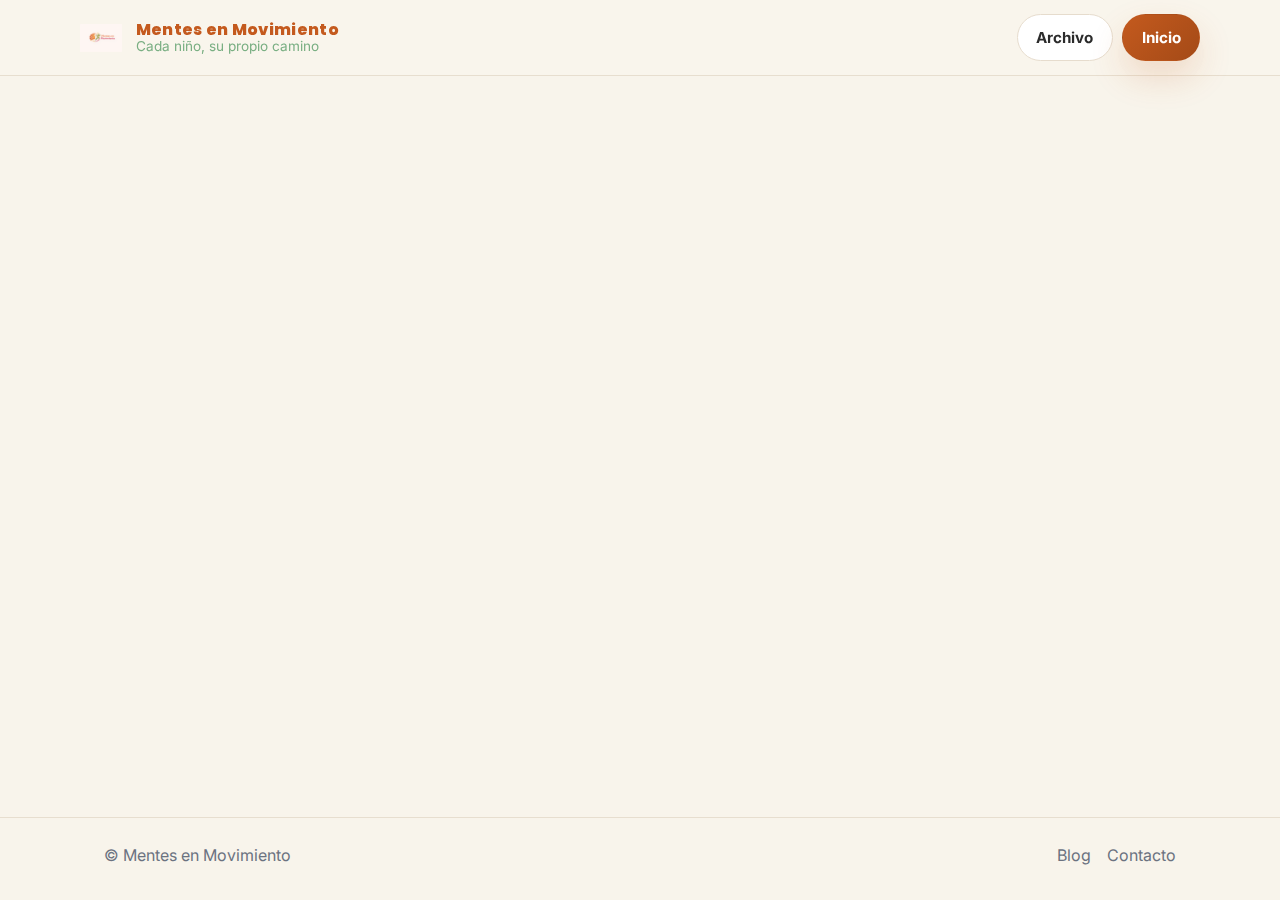
<file: blog/rutinas-visuales/index.html>
<!DOCTYPE html>
<html lang="es">
<head>
  <meta charset="utf-8" />
  <meta name="viewport" content="width=device-width, initial-scale=1" />
  <title>Rutinas visuales sin agobio · Blog · Mentes en Movimiento</title>

  <!-- 🚫 NO INDEXING -->
  <meta name="robots" content="noindex, nofollow, noarchive, nosnippet, noimageindex" />

  <link rel="preconnect" href="https://fonts.googleapis.com">
  <link rel="preconnect" href="https://fonts.gstatic.com" crossorigin>
  <link href="https://fonts.googleapis.com/css2?family=Inter:wght@400;500;600&family=Poppins:wght@600;700;800&display=swap" rel="stylesheet">

  <link rel="stylesheet" href="/style.css" />
  <script defer src="/app.js"></script>
</head>

<body>
<div id="wrapper">
  <header>
    <div class="inner nav-wrapper">
      <a class="brand" href="/" aria-label="Mentes en Movimiento">
        <img class="brand-logo" src="/assets/logo.png" alt="Mentes en Movimiento logo" />
        <span class="brand-text">
          <span class="brand-name">Mentes en Movimiento</span>
          <span class="brand-tagline">Cada niño, su propio camino</span>
        </span>
      </a>

      <div class="nav-actions">
        <a class="btn-secondary" href="/blog/">Archivo</a>
        <a class="btn-primary" href="/">Inicio</a>
      </div>
    </div>
  </header>

  <main id="main">
    <section class="section">
      <div class="inner">
        <header class="section-header" data-reveal>
          <p class="section-kicker">Blog</p>
          <h1 class="section-title">Rutinas visuales sin agobio</h1>
          <p class="section-desc">Borrador corto · 3 min</p>
        </header>

        <div class="card" data-reveal>
          <p class="muted">Contenido placeholder. Aquí pondremos el artículo final en formato corto y práctico.</p>
          <ul class="bullets">
            <li>Empieza con 1 rutina (mañana o tarde).</li>
            <li>Usa 3–5 pasos máximos.</li>
            <li>Repite 2 semanas antes de añadir más.</li>
          </ul>
        </div>
      </div>
    </section>
  </main>

  <footer class="footer">
    <div class="inner footer-row">
      <div>© <span id="year"></span> Mentes en Movimiento</div>
      <div class="footer-links">
        <a href="/blog/">Blog</a>
        <a href="/#contacto">Contacto</a>
      </div>
    </div>
  </footer>
</div>
</body>
</html>
</file>
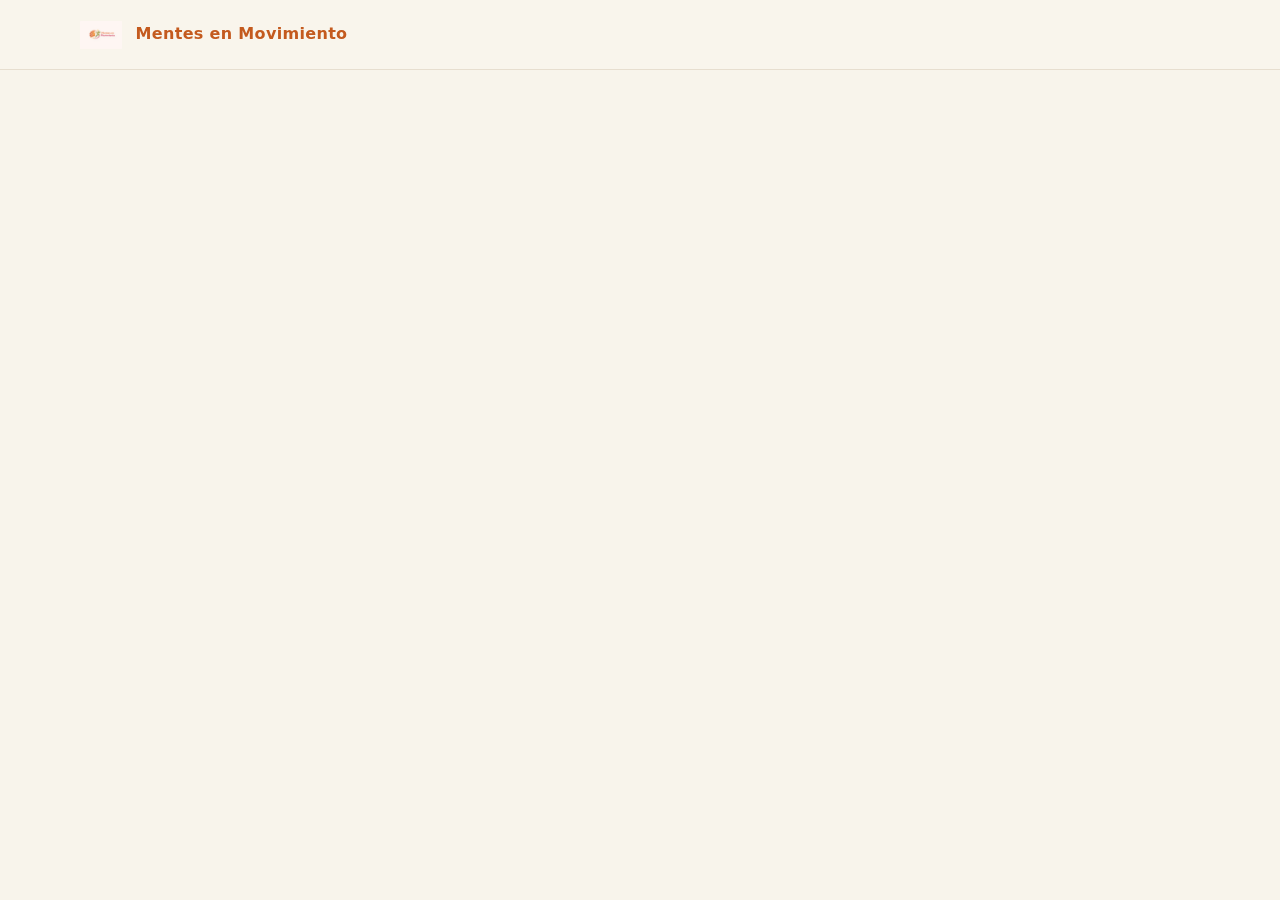
<file: blogs/movimiento-y-atencion/index.html>
<!DOCTYPE html>
<html lang="es">
<head>
  <meta charset="utf-8">
  <meta name="viewport" content="width=device-width, initial-scale=1">
  <title>Rutinas visuales sin agobio · Mentes en Movimiento</title>
  <meta name="robots" content="noindex, nofollow">
  <link rel="stylesheet" href="../../style.css">
  <script defer src="../../app.js"></script>
</head>
<body>
<div id="wrapper">
  <header>
    <div class="inner nav-wrapper">
      <a class="brand" href="../../">
        <img class="brand-logo" src="../../assets/logo.png" alt="">
        <span class="brand-name">Mentes en Movimiento</span>
      </a>
    </div>
  </header>
  <main>
    <section class="section" data-reveal>
      <div class="inner">
        <h1>Rutinas visuales sin agobio</h1>
        <p class="muted small">Borrador · 3 min</p>
        <p>
          Contenido en construcción. Este artículo tratará sobre cómo crear rutinas visuales simples y sostenibles para
          el día a día, facilitando la autonomía y la comprensión de cada paso.
        </p>
        <p style="margin-top:1rem;"><a href="../">← Volver al blog</a></p>
      </div>
    </section>
  </main>
</div>
</body>
</html>
</file>
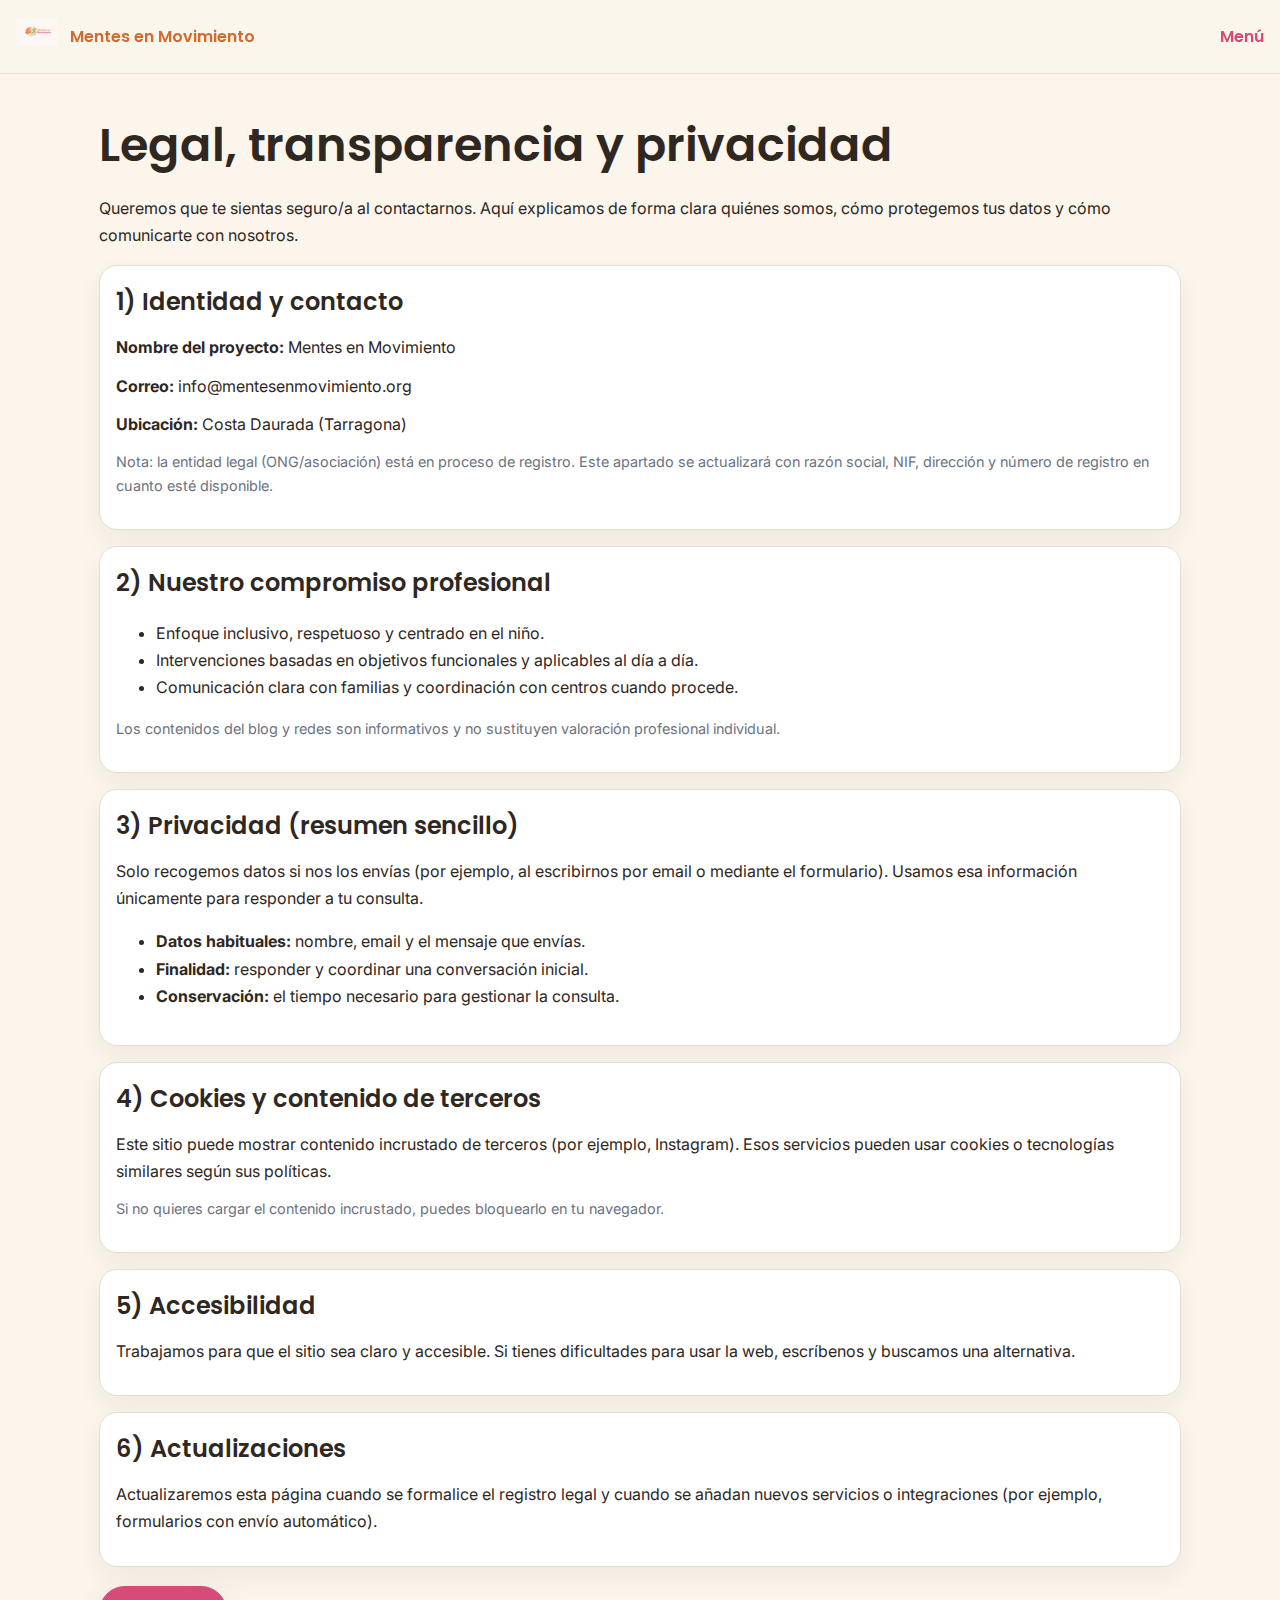
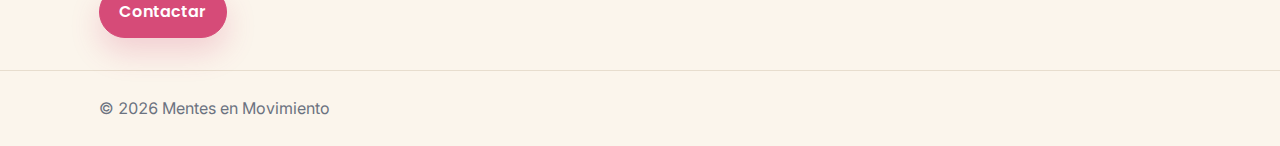
<file: legal.html>
<!DOCTYPE HTML>
<html lang="es">
<head>
  <title>Legal y Privacidad · Mentes en Movimiento</title>
  <meta charset="utf-8" />
  <meta name="viewport" content="width=device-width, initial-scale=1, user-scalable=no" />
  <meta name="robots" content="noindex, nofollow" />
  <link rel="preconnect" href="https://fonts.googleapis.com">
  <link rel="preconnect" href="https://fonts.gstatic.com" crossorigin>
  <link href="https://fonts.googleapis.com/css2?family=Inter:wght@400&family=Poppins:wght@500;600&display=swap" rel="stylesheet">
  <link rel="stylesheet" href="assets/css/site.css" />
</head>
<body class="is-preload">
<div id="wrapper">

  <header id="header">
    <a href="index.html" class="logo">
      <span class="symbol"><img src="assets/images/logo.png" alt="Logo"></span>
      <span class="title">Mentes en Movimiento</span>
    </a>
    <nav><a href="#menu">Menú</a></nav>
  </header>

  <nav id="menu">
    <ul class="links">
      <li><a href="index.html#one">Servicios</a></li>
      <li><a href="programa.html">Programa</a></li>
      <li><a href="blog/index.html">Blog</a></li>
      <li><a href="index.html#contacto">Contacto</a></li>
    </ul>
  </nav>

  <section id="main" class="wrapper">
    <div class="inner">
      <header class="major">
        <h1>Legal, transparencia y privacidad</h1>
        <p>
          Queremos que te sientas seguro/a al contactarnos. Aquí explicamos de forma clara quiénes somos,
          cómo protegemos tus datos y cómo comunicarte con nosotros.
        </p>
      </header>

      <section class="box">
        <h2>1) Identidad y contacto</h2>
        <p><strong>Nombre del proyecto:</strong> Mentes en Movimiento</p>
        <p><strong>Correo:</strong> <a href="mailto:info@mentesenmovimiento.org">info@mentesenmovimiento.org</a></p>
        <p><strong>Ubicación:</strong> Costa Daurada (Tarragona)</p>
        <p class="muted small">
          Nota: la entidad legal (ONG/asociación) está en proceso de registro. Este apartado se actualizará con
          razón social, NIF, dirección y número de registro en cuanto esté disponible.
        </p>
      </section>

      <section class="box">
        <h2>2) Nuestro compromiso profesional</h2>
        <ul>
          <li>Enfoque inclusivo, respetuoso y centrado en el niño.</li>
          <li>Intervenciones basadas en objetivos funcionales y aplicables al día a día.</li>
          <li>Comunicación clara con familias y coordinación con centros cuando procede.</li>
        </ul>
        <p class="muted small">
          Los contenidos del blog y redes son informativos y no sustituyen valoración profesional individual.
        </p>
      </section>

      <section class="box">
        <h2>3) Privacidad (resumen sencillo)</h2>
        <p>
          Solo recogemos datos si nos los envías (por ejemplo, al escribirnos por email o mediante el formulario).
          Usamos esa información únicamente para responder a tu consulta.
        </p>
        <ul>
          <li><strong>Datos habituales:</strong> nombre, email y el mensaje que envías.</li>
          <li><strong>Finalidad:</strong> responder y coordinar una conversación inicial.</li>
          <li><strong>Conservación:</strong> el tiempo necesario para gestionar la consulta.</li>
        </ul>
      </section>

      <section class="box">
        <h2>4) Cookies y contenido de terceros</h2>
        <p>
          Este sitio puede mostrar contenido incrustado de terceros (por ejemplo, Instagram).
          Esos servicios pueden usar cookies o tecnologías similares según sus políticas.
        </p>
        <p class="muted small">
          Si no quieres cargar el contenido incrustado, puedes bloquearlo en tu navegador.
        </p>
      </section>

      <section class="box">
        <h2>5) Accesibilidad</h2>
        <p>
          Trabajamos para que el sitio sea claro y accesible. Si tienes dificultades para usar la web,
          escríbenos y buscamos una alternativa.
        </p>
      </section>

      <section class="box">
        <h2>6) Actualizaciones</h2>
        <p>
          Actualizaremos esta página cuando se formalice el registro legal y cuando se añadan nuevos servicios
          o integraciones (por ejemplo, formularios con envío automático).
        </p>
      </section>

      <ul class="actions">
        <li><a href="index.html#contacto" class="button primary">Contactar</a></li>
      </ul>

    </div>
  </section>

  <footer id="footer">
    <div class="inner">
      <ul class="copyright">
        <li>&copy; <span id="year"></span> Mentes en Movimiento</li>
      </ul>
    </div>
  </footer>

</div>
<script src="assets/js/site.js"></script>
</body>
</html>
</file>
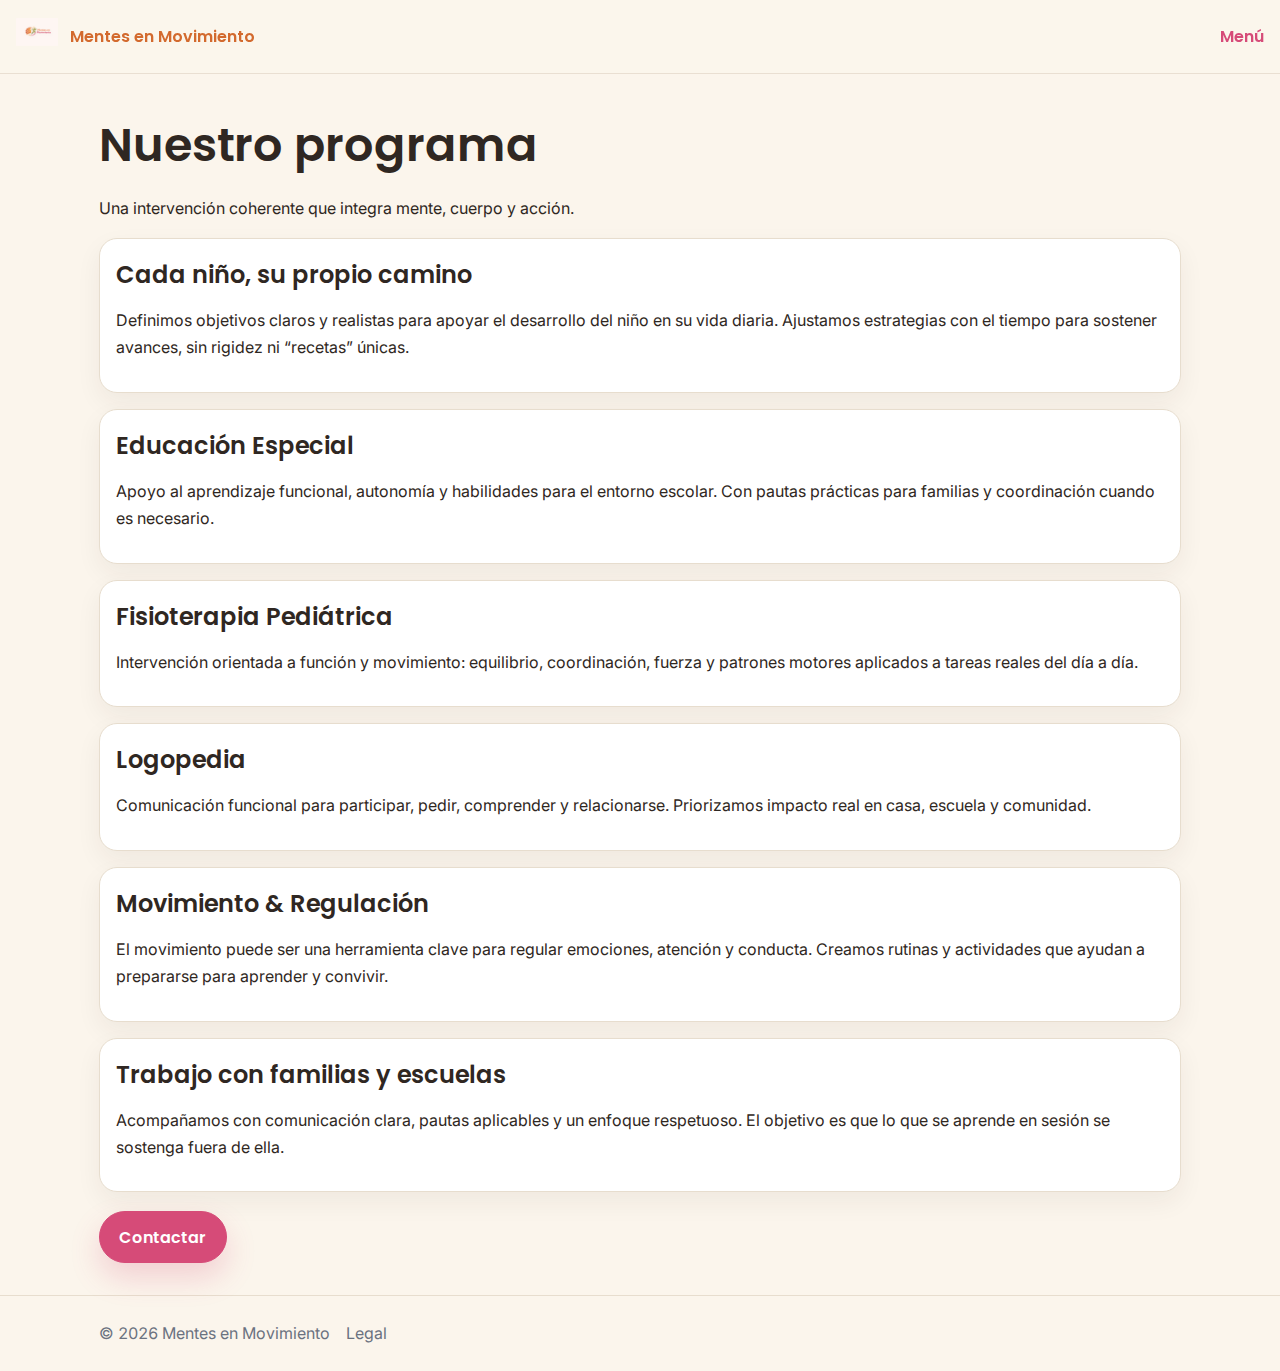
<file: programa.html>
<!DOCTYPE HTML>
<html lang="es">
<head>
  <title>Programa · Mentes en Movimiento</title>
  <meta charset="utf-8" />
  <meta name="viewport" content="width=device-width, initial-scale=1, user-scalable=no" />
  <meta name="robots" content="noindex, nofollow" />
  <link rel="preconnect" href="https://fonts.googleapis.com">
  <link rel="preconnect" href="https://fonts.gstatic.com" crossorigin>
  <link href="https://fonts.googleapis.com/css2?family=Inter:wght@400&family=Poppins:wght@500;600&display=swap" rel="stylesheet">
  <link rel="stylesheet" href="assets/css/site.css" />
</head>
<body class="is-preload">
<div id="wrapper">

  <header id="header">
    <a href="index.html" class="logo">
      <span class="symbol"><img src="assets/images/logo.png" alt="Logo"></span>
      <span class="title">Mentes en Movimiento</span>
    </a>
    <nav><a href="#menu">Menú</a></nav>
  </header>

  <nav id="menu">
    <ul class="links">
      <li><a href="index.html#one">Servicios</a></li>
      <li><a href="index.html#two">Enfoque</a></li>
      <li><a href="blog/index.html">Blog</a></li>
      <li><a href="index.html#contacto">Contacto</a></li>
      <li><a href="legal.html">Legal</a></li>
    </ul>
  </nav>

  <section id="main" class="wrapper">
    <div class="inner">
      <header class="major">
        <h1>Nuestro programa</h1>
        <p>Una intervención coherente que integra mente, cuerpo y acción.</p>
      </header>

      <section id="camino" class="box">
        <h2>Cada niño, su propio camino</h2>
        <p>
          Definimos objetivos claros y realistas para apoyar el desarrollo del niño en su vida diaria.
          Ajustamos estrategias con el tiempo para sostener avances, sin rigidez ni “recetas” únicas.
        </p>
      </section>

      <section id="educacion" class="box">
        <h2>Educación Especial</h2>
        <p>
          Apoyo al aprendizaje funcional, autonomía y habilidades para el entorno escolar.
          Con pautas prácticas para familias y coordinación cuando es necesario.
        </p>
      </section>

      <section id="fisio" class="box">
        <h2>Fisioterapia Pediátrica</h2>
        <p>
          Intervención orientada a función y movimiento: equilibrio, coordinación, fuerza y patrones
          motores aplicados a tareas reales del día a día.
        </p>
      </section>

      <section id="logopedia" class="box">
        <h2>Logopedia</h2>
        <p>
          Comunicación funcional para participar, pedir, comprender y relacionarse.
          Priorizamos impacto real en casa, escuela y comunidad.
        </p>
      </section>

      <section id="movimiento" class="box">
        <h2>Movimiento &amp; Regulación</h2>
        <p>
          El movimiento puede ser una herramienta clave para regular emociones, atención y conducta.
          Creamos rutinas y actividades que ayudan a prepararse para aprender y convivir.
        </p>
      </section>

      <section id="coordinacion" class="box">
        <h2>Trabajo con familias y escuelas</h2>
        <p>
          Acompañamos con comunicación clara, pautas aplicables y un enfoque respetuoso.
          El objetivo es que lo que se aprende en sesión se sostenga fuera de ella.
        </p>
      </section>

      <ul class="actions">
        <li><a href="index.html#contacto" class="button primary">Contactar</a></li>
      </ul>
    </div>
  </section>

  <footer id="footer">
    <div class="inner">
      <ul class="copyright">
        <li>&copy; <span id="year"></span> Mentes en Movimiento</li>
        <li><a href="legal.html">Legal</a></li>
      </ul>
    </div>
  </footer>

</div>
<script src="assets/js/site.js"></script>
</body>
</html>
</file>
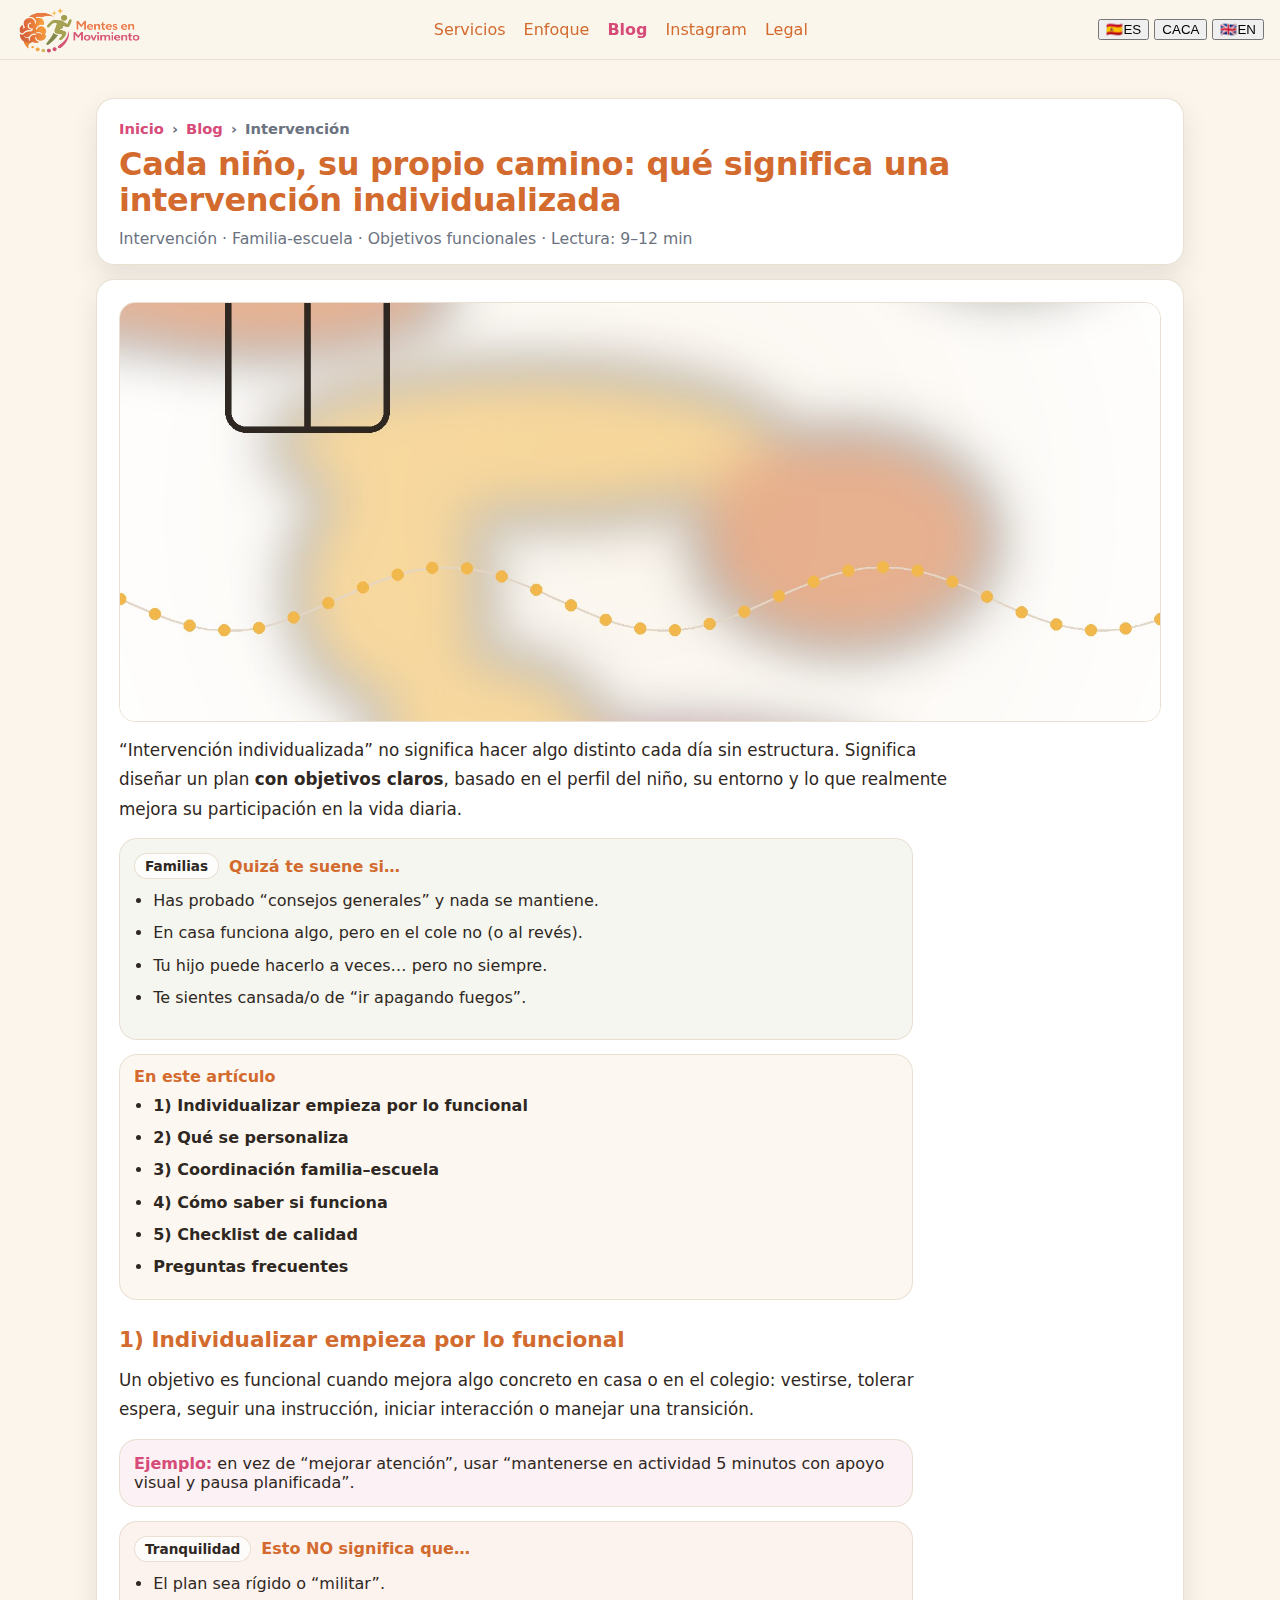
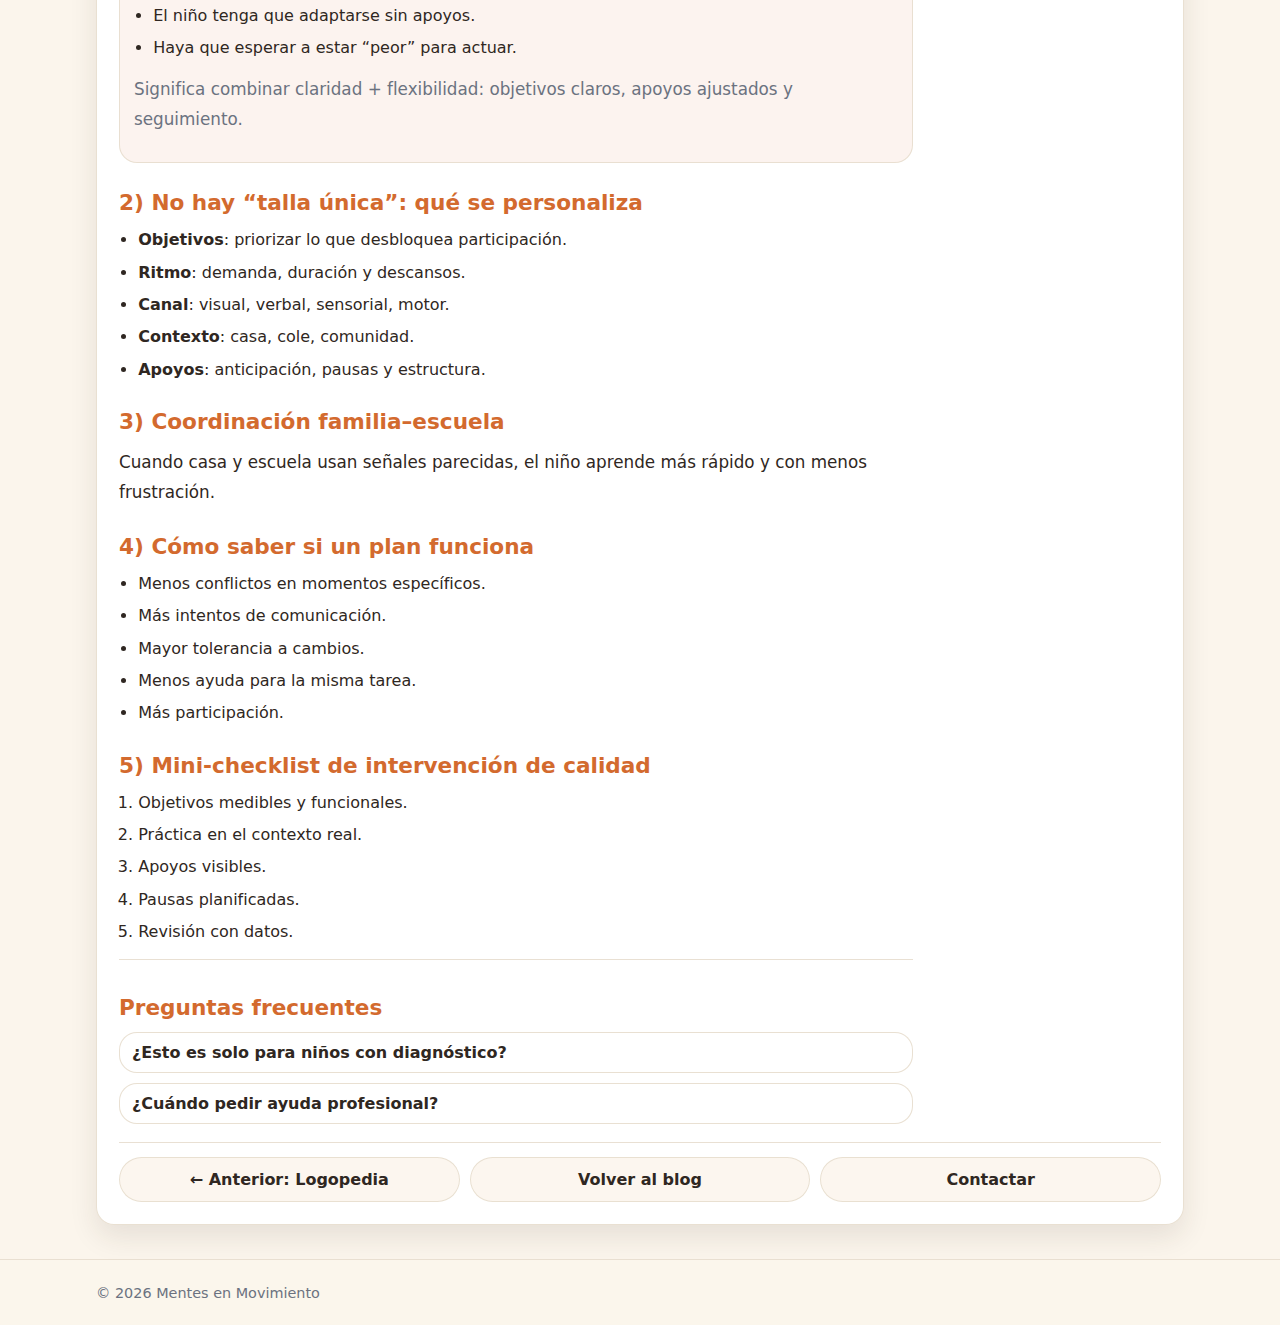
<file: blog/intervencion-individualizada.html>
<!doctype html>
<html lang="es">
<head>
  <meta charset="utf-8" />
  <meta name="viewport" content="width=device-width,initial-scale=1" />

  <title data-blog-i18n="__meta.title">
    Intervención individualizada: cada niño, su propio camino | Mentes en Movimiento
  </title>

  <meta name="description"
        content="Qué significa intervención individualizada: objetivos funcionales, apoyos a medida, coordinación familia-escuela y seguimiento real con indicadores claros."
        data-blog-i18n="__meta.description"
        data-blog-i18n-attr="content" />

  <link rel="canonical" href="https://mentesenmovimiento.org/blog/intervencion-individualizada.html" />

  <meta property="og:title" content="Intervención individualizada: cada niño, su propio camino" />
  <meta property="og:description" content="Personalizar no es improvisar: es ajustar objetivos, apoyos y contexto con seguimiento y generalización." />
  <meta property="og:type" content="article" />
  <meta property="og:url" content="https://mentesenmovimiento.org/blog/intervencion-individualizada.html" />
  <meta property="og:image" content="https://mentesenmovimiento.org/assets/images/blog-camino.jpg" />

  <link rel="stylesheet" href="../assets/styles.css" />
  <link rel="stylesheet" href="../assets/blog.css" />
</head>

<body>
<a href="#contenido" class="skip-link" data-blog-i18n="a11y.skip">Saltar al contenido</a>

<header class="site-header auto-hide" role="banner">
  <div class="container nav">
    <a class="brand"
       href="../index.html"
       aria-label="Ir al inicio"
       data-blog-i18n-attr="aria-label"
       data-blog-i18n="nav.home_aria">
      <img src="../assets/images/logo-trans.svg"
           alt="Mentes en Movimiento"
           class="nav-logo"
           fetchpriority="high"
           decoding="async">
    </a>

    <button class="nav-toggle"
            aria-expanded="false"
            aria-controls="primary-menu"
            data-nav-toggle>
      <span class="sr-only" data-blog-i18n="nav.menu_open">Abrir menú</span>
      <svg width="24" height="24" aria-hidden="true">
        <path d="M3 6h18M3 12h18M3 18h18"
              stroke="currentColor"
              stroke-width="2"
              stroke-linecap="round" />
      </svg>
    </button>

    <nav class="nav-menu"
         id="primary-menu"
         data-menu
         aria-label="Navegación principal"
         data-blog-i18n-attr="aria-label"
         data-blog-i18n="nav.aria">
      <a class="nav-link" href="../index.html#servicios" data-blog-i18n="nav.services">Servicios</a>
      <a class="nav-link" href="../index.html#enfoque" data-blog-i18n="nav.approach">Enfoque</a>
      <a class="nav-link active" href="./index.html" data-blog-i18n="nav.blog">Blog</a>
      <a class="nav-link" href="../index.html#instagram" data-blog-i18n="nav.instagram">Instagram</a>
      <a class="nav-link" href="../index.html#legal" data-blog-i18n="nav.legal">Legal</a>
    </nav>

    <!-- Language switcher -->
    <div class="lang-switcher" aria-label="Selector de idioma">
      <button type="button" class="lang-btn" data-lang="es" aria-label="Español">
        <span class="lang-flag">🇪🇸</span><span class="lang-code">ES</span>
      </button>
      <button type="button" class="lang-btn" data-lang="ca" aria-label="Català">
        <span class="lang-flag ca">CA</span><span class="lang-code">CA</span>
      </button>
      <button type="button" class="lang-btn" data-lang="en" aria-label="English">
        <span class="lang-flag">🇬🇧</span><span class="lang-code">EN</span>
      </button>
    </div>
  </div>
</header>


<main id="contenido"
      class="blog-wrap"
      data-blog
      data-blog-i18n="./intervencion-individualizada.i18n.json">

  <div class="container">

    <section class="blog-hero">
      <div class="blog-breadcrumb">
        <a href="../index.html" data-blog-i18n="breadcrumb.home">Inicio</a>
        <span aria-hidden="true">›</span>
        <a href="./index.html" data-blog-i18n="breadcrumb.blog">Blog</a>
        <span aria-hidden="true">›</span>
        <span data-blog-i18n="breadcrumb.category">Intervención</span>
      </div>

      <h1 data-blog-i18n="hero.title">
        Cada niño, su propio camino: qué significa una intervención individualizada
      </h1>

      <p class="blog-meta" data-blog-i18n="hero.meta">
        Intervención · Familia-escuela · Objetivos funcionales · Lectura: 9–12 min
      </p>
    </section>

    <article class="blog-article">

      <img src="../assets/images/blog-camino.jpg"
           alt="Camino y acompañamiento individualizado"
           loading="lazy"
           decoding="async"
           data-blog-i18n="hero.image_alt"
           data-blog-i18n-attr="alt" />

      <p data-blog-i18n-html="intro.p1">
        “Intervención individualizada” no significa hacer algo distinto cada día sin estructura.
        Significa diseñar un plan <strong>con objetivos claros</strong>, basado en el perfil del niño,
        su entorno y lo que realmente mejora su participación en la vida diaria.
      </p>

      <div class="box box--parent">
        <div class="box-title">
          <span class="badge" data-blog-i18n="boxes.parent.badge">Familias</span>
          <span data-blog-i18n="boxes.parent.title">Quizá te suene si…</span>
        </div>
        <ul>
          <li data-blog-i18n="boxes.parent.li1">Has probado “consejos generales” y nada se mantiene.</li>
          <li data-blog-i18n="boxes.parent.li2">En casa funciona algo, pero en el cole no (o al revés).</li>
          <li data-blog-i18n="boxes.parent.li3">Tu hijo puede hacerlo a veces… pero no siempre.</li>
          <li data-blog-i18n="boxes.parent.li4">Te sientes cansada/o de “ir apagando fuegos”.</li>
        </ul>
      </div>

      <div class="toc">
        <strong data-blog-i18n="toc.title">En este artículo</strong>
        <ul>
          <li><a href="#funcional" data-blog-i18n="toc.i1">1) Individualizar empieza por lo funcional</a></li>
          <li><a href="#que-se-personaliza" data-blog-i18n="toc.i2">2) Qué se personaliza</a></li>
          <li><a href="#familia-escuela" data-blog-i18n="toc.i3">3) Coordinación familia–escuela</a></li>
          <li><a href="#si-funciona" data-blog-i18n="toc.i4">4) Cómo saber si funciona</a></li>
          <li><a href="#checklist" data-blog-i18n="toc.i5">5) Checklist de calidad</a></li>
          <li><a href="#faq" data-blog-i18n="toc.i6">Preguntas frecuentes</a></li>
        </ul>
      </div>

      <h2 id="funcional" data-blog-i18n="sections.s1.title">1) Individualizar empieza por lo funcional</h2>
      <p data-blog-i18n="sections.s1.p1">
        Un objetivo es funcional cuando mejora algo concreto en casa o en el colegio:
        vestirse, tolerar espera, seguir una instrucción, iniciar interacción o manejar una transición.
      </p>

      <div class="callout">
        <strong data-blog-i18n="sections.s1.callout.title">Ejemplo:</strong>
        <span data-blog-i18n="sections.s1.callout.text">
          en vez de “mejorar atención”, usar “mantenerse en actividad 5 minutos con apoyo visual y pausa planificada”.
        </span>
      </div>

      <div class="box box--reassure">
        <div class="box-title">
          <span class="badge" data-blog-i18n="boxes.reassure.badge">Tranquilidad</span>
          <span data-blog-i18n="boxes.reassure.title">Esto NO significa que…</span>
        </div>
        <ul>
          <li data-blog-i18n="boxes.reassure.li1">El plan sea rígido o “militar”.</li>
          <li data-blog-i18n="boxes.reassure.li2">El niño tenga que adaptarse sin apoyos.</li>
          <li data-blog-i18n="boxes.reassure.li3">Haya que esperar a estar “peor” para actuar.</li>
        </ul>
        <p class="muted small" data-blog-i18n="boxes.reassure.note">
          Significa combinar claridad + flexibilidad: objetivos claros, apoyos ajustados y seguimiento.
        </p>
      </div>

      <h2 id="que-se-personaliza" data-blog-i18n="sections.s2.title">
        2) No hay “talla única”: qué se personaliza
      </h2>
      <ul>
        <li data-blog-i18n-html="sections.s2.li1"><strong>Objetivos</strong>: priorizar lo que desbloquea participación.</li>
        <li data-blog-i18n-html="sections.s2.li2"><strong>Ritmo</strong>: demanda, duración y descansos.</li>
        <li data-blog-i18n-html="sections.s2.li3"><strong>Canal</strong>: visual, verbal, sensorial, motor.</li>
        <li data-blog-i18n-html="sections.s2.li4"><strong>Contexto</strong>: casa, cole, comunidad.</li>
        <li data-blog-i18n-html="sections.s2.li5"><strong>Apoyos</strong>: anticipación, pausas y estructura.</li>
      </ul>

      <h2 id="familia-escuela" data-blog-i18n="sections.s3.title">
        3) Coordinación familia–escuela
      </h2>
      <p data-blog-i18n="sections.s3.p1">
        Cuando casa y escuela usan señales parecidas, el niño aprende más rápido y con menos frustración.
      </p>

      <h2 id="si-funciona" data-blog-i18n="sections.s4.title">
        4) Cómo saber si un plan funciona
      </h2>
      <ul>
        <li data-blog-i18n="sections.s4.li1">Menos conflictos en momentos específicos.</li>
        <li data-blog-i18n="sections.s4.li2">Más intentos de comunicación.</li>
        <li data-blog-i18n="sections.s4.li3">Mayor tolerancia a cambios.</li>
        <li data-blog-i18n="sections.s4.li4">Menos ayuda para la misma tarea.</li>
        <li data-blog-i18n="sections.s4.li5">Más participación.</li>
      </ul>

      <h2 id="checklist" data-blog-i18n="sections.s5.title">
        5) Mini-checklist de intervención de calidad
      </h2>
      <ol>
        <li data-blog-i18n="sections.s5.li1">Objetivos medibles y funcionales.</li>
        <li data-blog-i18n="sections.s5.li2">Práctica en el contexto real.</li>
        <li data-blog-i18n="sections.s5.li3">Apoyos visibles.</li>
        <li data-blog-i18n="sections.s5.li4">Pausas planificadas.</li>
        <li data-blog-i18n="sections.s5.li5">Revisión con datos.</li>
      </ol>

      <section class="faq" id="faq">
        <h2 data-blog-i18n="faq.title">Preguntas frecuentes</h2>

        <details>
          <summary data-blog-i18n="faq.q1">¿Esto es solo para niños con diagnóstico?</summary>
          <p data-blog-i18n="faq.a1">
            No. Es útil para cualquier niño que necesite apoyos específicos.
          </p>
        </details>

        <details>
          <summary data-blog-i18n="faq.q2">¿Cuándo pedir ayuda profesional?</summary>
          <p data-blog-i18n="faq.a2">
            Cuando el día a día se vuelve difícil o las estrategias generales no funcionan.
          </p>
        </details>
      </section>

      <div class="blog-nav">
        <a href="./logopedia-global.html" data-blog-i18n="nav.prev">← Anterior: Logopedia</a>
        <a href="./index.html" data-blog-i18n="nav.back">Volver al blog</a>
        <a href="../index.html#contacto" data-blog-i18n="nav.contact">Contactar</a>
      </div>

    </article>
  </div>
</main>

<footer class="site-footer">
  <div class="container">
    <p class="muted small">© <span id="year"></span> Mentes en Movimiento</p>
  </div>
</footer>

<script src="../assets/script.js"></script>
</body>
</html>
</file>
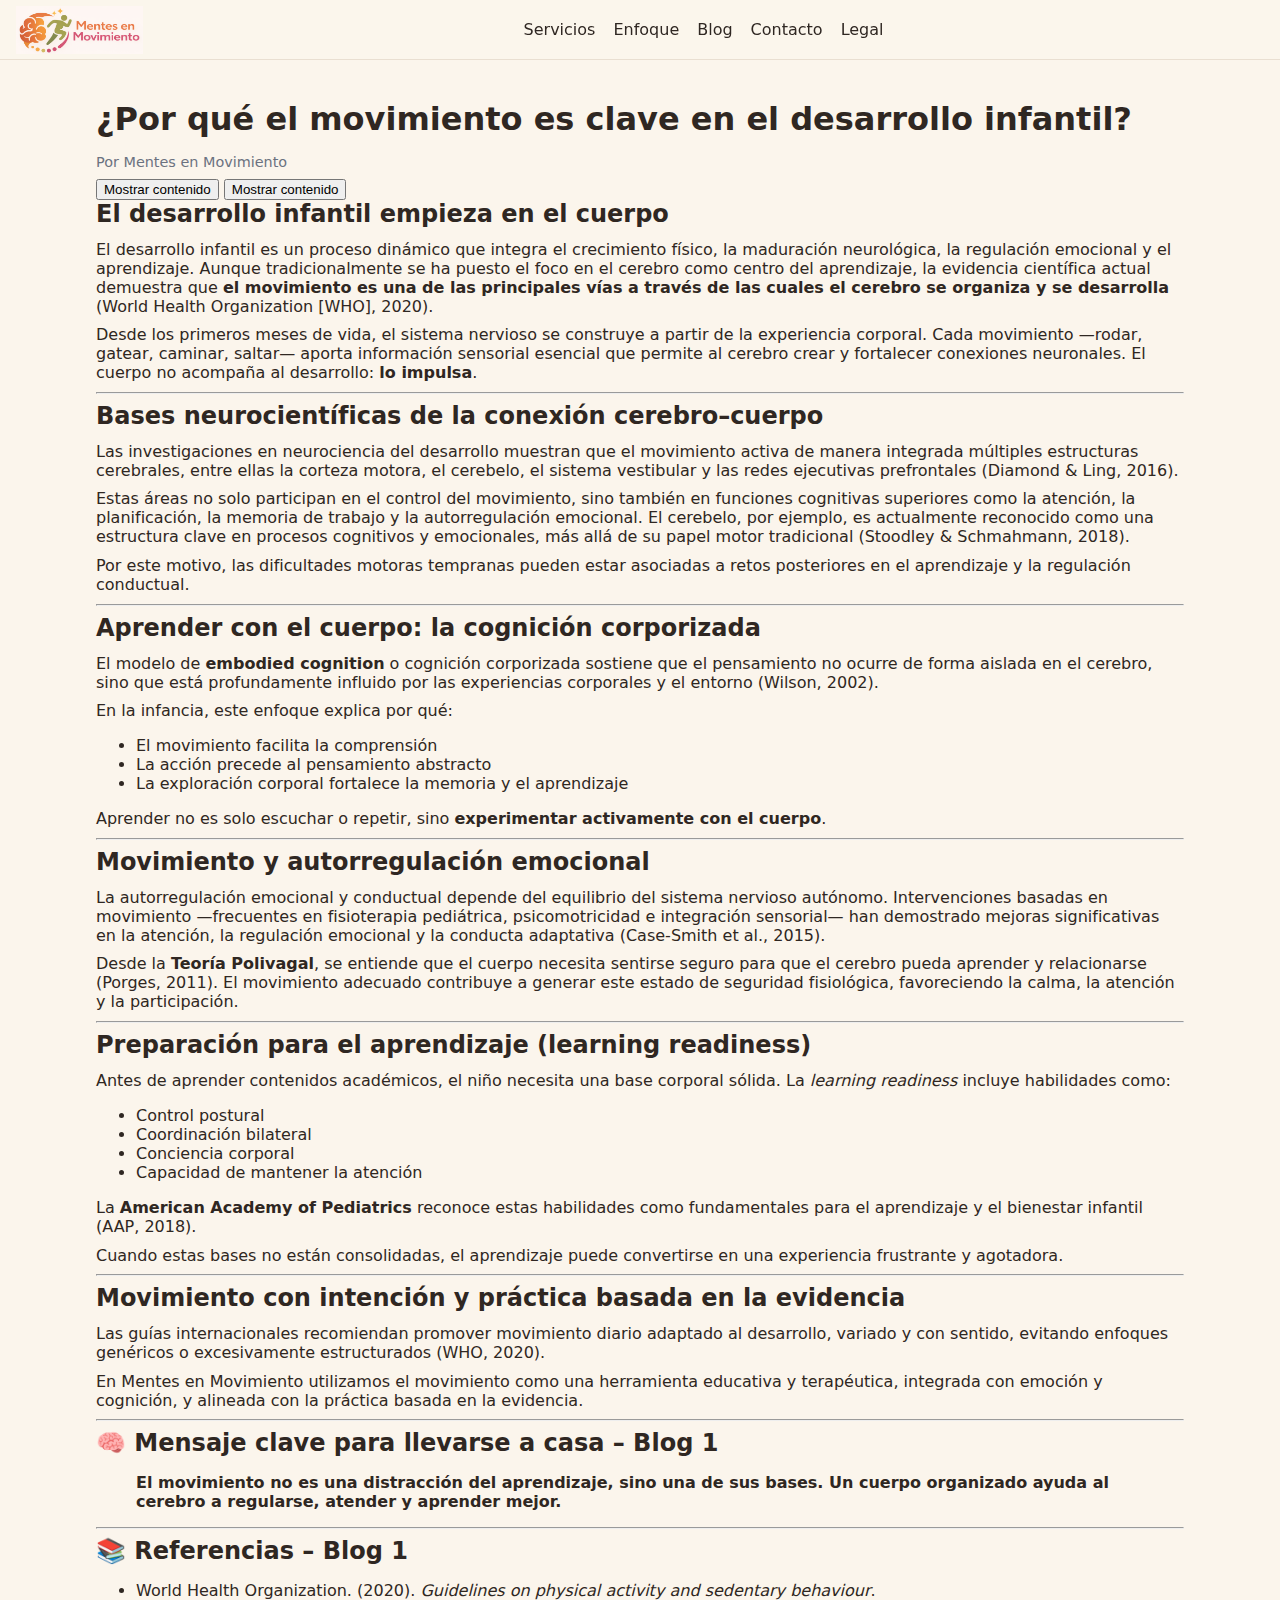
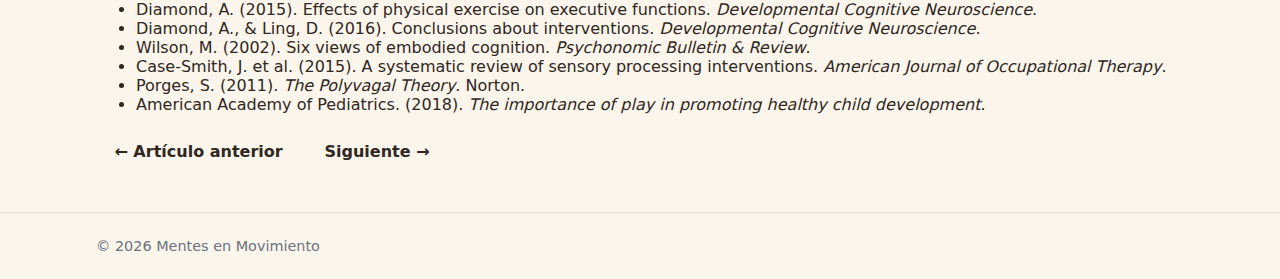
<file: blog/movimiento-desarrollo (1).html>
<!doctype html>
<html lang="es">
<head>
  <meta charset="utf-8" />
  <meta name="viewport" content="width=device-width,initial-scale=1" />

  <title>¿Por qué el movimiento es clave en el desarrollo infantil? · Mentes en Movimiento</title>
  <meta name="description" content="Cómo el movimiento apoya la regulación, la atención y el aprendizaje en el día a día." />
  <link rel="canonical" href="https://mentesenmovimiento.org/blog/movimiento-desarrollo.html" />

  <!-- Open Graph -->
  <meta property="og:title" content="¿Por qué el movimiento es clave en el desarrollo infantil?" />
  <meta property="og:description" content="Descubre cómo el movimiento colabora con el desarrollo cognitivo, emocional y social de los niños." />
  <meta property="og:url" content="https://mentesenmovimiento.org/blog/movimiento-desarrollo.html" />
  <meta property="og:image" content="https://mentesenmovimiento.org/assets/images/blog-movimiento.jpg" />

  <link rel="stylesheet" href="../assets/styles.css" />
</head>
<body>

  <!-- NAVIGATION -->
  <header class="site-header">
    <div class="container nav">
      <a class="brand" href="/"><img src="../assets/images/logo.svg" alt="Mentes en Movimiento logo" class="nav-logo"></a>
      <button class="nav-toggle" aria-expanded="false" data-nav-toggle><span class="sr-only">Abrir menú</span></button>
      <nav class="nav-menu" data-menu>
        <a href="../#servicios">Servicios</a>
        <a href="../#enfoque">Enfoque</a>
        <a href="index.html">Blog</a>
        <a href="../#contacto">Contacto</a>
        <a href="../#legal">Legal</a>
      </nav>
    </div>
  </header>

  <!-- MAIN CONTENT -->
  <main class="section">
    <div class="container">

      <!-- POST -->
      <article>

        <!-- Title -->
        <header class="section__head">
          <h1>¿Por qué el movimiento es clave en el desarrollo infantil?</h1>
          <p class="muted small">Por Mentes en Movimiento</p>
        </header>

        <!-- Collapsible TOC -->
        <button class="toc-toggle">Mostrar contenido</button>
        <aside class="toc" data-toc>
          <nav>
            <ul>
              <li><a href="#el-desarrollo-infantil-empieza-en-el-cuerpo">El desarrollo infantil empieza en el cuerpo</a></li>
              <li><a href="#bases-neurocientificas-de-la-conexion-cerebro-cuerpo">Bases neurocientíficas</a></li>
              <li><a href="#aprender-con-el-cuerpo-la-cognicion-corporizada">Cognición corporizada</a></li>
              <li><a href="#movimiento-y-autorregulacion-emocional">Mov. y autorregulación emocional</a></li>
              <li><a href="#preparacion-para-el-aprendizaje-learning-readiness">Preparación para el aprendizaje</a></li>
              <li><a href="#movimiento-con-intencion-y-practica-basada-en-la-evidencia">Movimiento y evidencia</a></li>
              <li><a href="#mensaje-clave">Mensaje clave</a></li>
              <li><a href="#referencias">Referencias</a></li>
            </ul>
          </nav>
        </aside>

        <div class="post__body">

          <h2 id="el-desarrollo-infantil-empieza-en-el-cuerpo">El desarrollo infantil empieza en el cuerpo</h2>
          <p>El desarrollo infantil es un proceso dinámico que integra el crecimiento físico, la maduración neurológica, la regulación emocional y el aprendizaje. Aunque tradicionalmente se ha puesto el foco en el cerebro como centro del aprendizaje, la evidencia científica actual demuestra que <strong>el movimiento es una de las principales vías a través de las cuales el cerebro se organiza y se desarrolla</strong> (World Health Organization [WHO], 2020).</p>
          <p>Desde los primeros meses de vida, el sistema nervioso se construye a partir de la experiencia corporal. Cada movimiento —rodar, gatear, caminar, saltar— aporta información sensorial esencial que permite al cerebro crear y fortalecer conexiones neuronales. El cuerpo no acompaña al desarrollo: <strong>lo impulsa</strong>.</p>
          <hr>

          <h2 id="bases-neurocientificas-de-la-conexion-cerebro-cuerpo">Bases neurocientíficas de la conexión cerebro–cuerpo</h2>
          <p>Las investigaciones en neurociencia del desarrollo muestran que el movimiento activa de manera integrada múltiples estructuras cerebrales, entre ellas la corteza motora, el cerebelo, el sistema vestibular y las redes ejecutivas prefrontales (Diamond &amp; Ling, 2016).</p>
          <p>Estas áreas no solo participan en el control del movimiento, sino también en funciones cognitivas superiores como la atención, la planificación, la memoria de trabajo y la autorregulación emocional. El cerebelo, por ejemplo, es actualmente reconocido como una estructura clave en procesos cognitivos y emocionales, más allá de su papel motor tradicional (Stoodley &amp; Schmahmann, 2018).</p>
          <p>Por este motivo, las dificultades motoras tempranas pueden estar asociadas a retos posteriores en el aprendizaje y la regulación conductual.</p>
          <hr>

          <h2 id="aprender-con-el-cuerpo-la-cognicion-corporizada">Aprender con el cuerpo: la cognición corporizada</h2>
          <p>El modelo de <strong>embodied cognition</strong> o cognición corporizada sostiene que el pensamiento no ocurre de forma aislada en el cerebro, sino que está profundamente influido por las experiencias corporales y el entorno (Wilson, 2002).</p>
          <p>En la infancia, este enfoque explica por qué:</p>
          <ul>
            <li>El movimiento facilita la comprensión</li>
            <li>La acción precede al pensamiento abstracto</li>
            <li>La exploración corporal fortalece la memoria y el aprendizaje</li>
          </ul>
          <p>Aprender no es solo escuchar o repetir, sino <strong>experimentar activamente con el cuerpo</strong>.</p>
          <hr>

          <h2 id="movimiento-y-autorregulacion-emocional">Movimiento y autorregulación emocional</h2>
          <p>La autorregulación emocional y conductual depende del equilibrio del sistema nervioso autónomo. Intervenciones basadas en movimiento —frecuentes en fisioterapia pediátrica, psicomotricidad e integración sensorial— han demostrado mejoras significativas en la atención, la regulación emocional y la conducta adaptativa (Case-Smith et al., 2015).</p>
          <p>Desde la <strong>Teoría Polivagal</strong>, se entiende que el cuerpo necesita sentirse seguro para que el cerebro pueda aprender y relacionarse (Porges, 2011). El movimiento adecuado contribuye a generar este estado de seguridad fisiológica, favoreciendo la calma, la atención y la participación.</p>
          <hr>

          <h2 id="preparacion-para-el-aprendizaje-learning-readiness">Preparación para el aprendizaje (learning readiness)</h2>
          <p>Antes de aprender contenidos académicos, el niño necesita una base corporal sólida. La <em>learning readiness</em> incluye habilidades como:</p>
          <ul>
            <li>Control postural</li>
            <li>Coordinación bilateral</li>
            <li>Conciencia corporal</li>
            <li>Capacidad de mantener la atención</li>
          </ul>
          <p>La <strong>American Academy of Pediatrics</strong> reconoce estas habilidades como fundamentales para el aprendizaje y el bienestar infantil (AAP, 2018).</p>
          <p>Cuando estas bases no están consolidadas, el aprendizaje puede convertirse en una experiencia frustrante y agotadora.</p>
          <hr>

          <h2 id="movimiento-con-intencion-y-practica-basada-en-la-evidencia">Movimiento con intención y práctica basada en la evidencia</h2>
          <p>Las guías internacionales recomiendan promover movimiento diario adaptado al desarrollo, variado y con sentido, evitando enfoques genéricos o excesivamente estructurados (WHO, 2020).</p>
          <p>En Mentes en Movimiento utilizamos el movimiento como una herramienta educativa y terapéutica, integrada con emoción y cognición, y alineada con la práctica basada en la evidencia.</p>
          <hr>

          <h2 id="mensaje-clave">🧠 Mensaje clave para llevarse a casa – Blog 1</h2>
          <blockquote><strong>El movimiento no es una distracción del aprendizaje, sino una de sus bases. Un cuerpo organizado ayuda al cerebro a regularse, atender y aprender mejor.</strong></blockquote>
          <hr>

          <h2 id="referencias">📚 Referencias – Blog 1</h2>
          <ul>
            <li>World Health Organization. (2020). <em>Guidelines on physical activity and sedentary behaviour</em>.</li>
            <li>Diamond, A. (2015). Effects of physical exercise on executive functions. <em>Developmental Cognitive Neuroscience</em>.</li>
            <li>Diamond, A., &amp; Ling, D. (2016). Conclusions about interventions. <em>Developmental Cognitive Neuroscience</em>.</li>
            <li>Wilson, M. (2002). Six views of embodied cognition. <em>Psychonomic Bulletin & Review</em>.</li>
            <li>Case-Smith, J. et al. (2015). A systematic review of sensory processing interventions. <em>American Journal of Occupational Therapy</em>.</li>
            <li>Porges, S. (2011). <em>The Polyvagal Theory</em>. Norton.</li>
            <li>American Academy of Pediatrics. (2018). <em>The importance of play in promoting healthy child development</em>.</li>
          </ul>

        </div>

        <!-- Navigation between posts -->
        <nav class="post__nav">
          <a class="btn btn--ghost" href="logopedia-global.html">← Artículo anterior</a>
          <a class="btn btn--ghost" href="intervencion-individualizada.html">Siguiente →</a>
        </nav>

      </article>

    </div>
  </main>

  <!-- FOOTER -->
  <footer class="site-footer">
    <div class="container">
      <p class="muted small">© <span id="year"></span> Mentes en Movimiento</p>
    </div>
  </footer>

  <script src="../assets/script.js"></script>
</body>
</html>
</file>
<file: style.css>
:root{
  /* Updated brand palette (from new board) */
  --bg: #F8F4EB;          /* warm off-white */
  --bg2: #ffffff;
  --text: #2b2b2b;
  --muted: #6b7280;
  --border: #e6dccd;

  --terracotta: #C45A1E;
  --sage: #7AAF83;
  --sunflower: #DCAF44;
  --sand: #eadfcf;

  --max: 1120px;
  --r: 1.35rem;
  --shadow: 0 18px 44px rgba(43, 43, 43, .10);

  --font-heading: "Poppins", system-ui, -apple-system, BlinkMacSystemFont, "Segoe UI", sans-serif;
  --font-body: "Inter", "Open Sans", system-ui, -apple-system, BlinkMacSystemFont, "Segoe UI", sans-serif;
}

*{box-sizing:border-box;margin:0;padding:0}
html,body{height:100%}
body{
  font-family: var(--font-body);
  background:var(--bg);
  color:var(--text);
  line-height:1.65;
  -webkit-text-size-adjust:none;
}
a{color:inherit;text-decoration:none}
code,.mono{font-family:ui-monospace,SFMono-Regular,Menlo,Monaco,Consolas,"Liberation Mono","Courier New",monospace}
.muted{color:var(--muted)}
.small{font-size:.9rem}
.hidden{display:none}

h1,h2,h3,.brand-name,.section-title{
  font-family: var(--font-heading);
  letter-spacing: .01em;
}

/* Layout */
#wrapper{min-height:100vh;display:flex;flex-direction:column}
#main{flex:1 0 auto}
.inner{max-width:var(--max);margin:0 auto;padding:0 1.5rem}

/* Header */
header{
  position:sticky;top:0;z-index:50;
  backdrop-filter: blur(12px);
  background: rgba(248,244,235,.92);
  border-bottom: 1px solid rgba(230,220,205,.95);
}
.nav-wrapper{display:flex;align-items:center;justify-content:space-between;padding:.85rem 0;gap:1rem}

.brand{display:flex;align-items:center;gap:.85rem;min-width: 220px}
.brand-logo{width:42px;height:42px;object-fit:contain}
.brand-text{display:flex;flex-direction:column;line-height:1.15}
.brand-name{font-weight:800;letter-spacing:.02em;color:var(--terracotta)}
.brand-tagline{font-size:.85rem;color:var(--sage)}

nav ul{list-style:none;display:flex;gap:1.1rem;font-size:.95rem}
nav a{position:relative;padding-bottom:.15rem}
nav a::after{
  content:"";position:absolute;left:0;bottom:0;width:0;height:3px;
  background: var(--sunflower);
  transition: width .2s ease;
  border-radius: 999px;
}
nav a:hover::after{width:100%}

.nav-actions{display:flex;align-items:center;gap:.6rem}
.btn-primary,.btn-secondary{
  display:inline-flex;align-items:center;justify-content:center;
  padding:.65rem 1.15rem;border-radius:999px;font-weight:700;font-size:.95rem;
  border:1px solid transparent;white-space:nowrap;
}
.btn-primary{
  background: linear-gradient(135deg, var(--terracotta), #a44a17);
  color:#fff;
  box-shadow: 0 16px 34px rgba(196,90,30,.18);
}
.btn-secondary{
  background:#fff;
  border-color: var(--border);
  color: var(--text);
}

.nav-toggle{display:none;flex-direction:column;gap:.25rem;background:none;border:none;cursor:pointer}
.nav-toggle span{width:22px;height:2px;background:#2b2b2b;border-radius:999px}

/* Mobile panel */
#nav-panel-backdrop{display:none;position:fixed;inset:0;background:rgba(43,43,43,.40);z-index:40}
#nav-panel{
  display:none;position:fixed;top:0;right:0;width:285px;height:100%;
  background:#fff;box-shadow:-12px 0 40px rgba(43,43,43,.22);
  padding:1.5rem;z-index:45;border-left:1px solid var(--border)
}
#nav-panel ul{list-style:none;display:flex;flex-direction:column;gap:1rem;margin-top:1rem}
.panel-title{font-weight:800;font-family:var(--font-heading);color:var(--terracotta)}
.panel-close{position:absolute;top:1rem;right:1rem;background:none;border:none;font-size:1.2rem;cursor:pointer}

/* Pills + chips */
.pill{
  display:inline-flex;align-items:center;gap:.4rem;
  padding:.35rem .65rem;border-radius:999px;
  background: rgba(122,175,131,.16);
  border: 1px solid rgba(122,175,131,.22);
  color: var(--sage);
  font-weight: 700;
  font-size: .85rem;
}
.pill-soft{
  background: rgba(220,175,68,.14);
  border-color: rgba(220,175,68,.20);
  color: #7b5a19;
}
.pill-inline{
  font-family: var(--font-body);
  font-size: .8rem;
  font-weight: 800;
  color: #7b5a19;
  background: rgba(220,175,68,.18);
  border: 1px solid rgba(220,175,68,.24);
  padding: .12rem .5rem;
  border-radius: 999px;
  margin-left: .35rem;
}

/* Hero (redesigned) */
.hero{padding:3.2rem 0 2.2rem; position: relative}
.hero::before{
  content:"";
  position:absolute; inset: -120px -120px auto -120px;
  height: 420px;
  background: radial-gradient(circle at 20% 20%, rgba(220,175,68,.22), transparent 55%),
              radial-gradient(circle at 80% 30%, rgba(122,175,131,.18), transparent 52%),
              radial-gradient(circle at 45% 60%, rgba(196,90,30,.12), transparent 58%);
  pointer-events:none;
}
.hero-grid{position:relative; display:grid;grid-template-columns:minmax(0,1.2fr) minmax(0,1fr);gap:2.2rem;align-items:center}
.hero-badge-row{display:flex;gap:.6rem;flex-wrap:wrap;margin-bottom:.7rem}
.hero h1{font-size:clamp(2.1rem,3.1vw,3rem);line-height:1.12;margin:.35rem 0;color:var(--terracotta)}
.lead{font-size:1.25rem;font-weight:800;color: #5e4c3b;margin-bottom:.5rem}
.sublead{color:var(--muted);max-width:44rem}
.trust-chips{display:flex;flex-wrap:wrap;gap:.55rem;margin:1rem 0 .5rem}
.chip{
  display:inline-flex;align-items:center;justify-content:center;
  padding:.35rem .65rem;border-radius:999px;
  background: rgba(234,223,207,.55);
  border: 1px solid rgba(230,220,205,.9);
  color: #5e4c3b;
  font-weight: 700;
  font-size: .86rem;
}
.cta-row{display:flex;gap:.75rem;flex-wrap:wrap;margin:1.1rem 0}

.hero-visual-card{
  background: #fff;
  border: 1px solid rgba(230,220,205,.95);
  border-radius: var(--r);
  padding: 1.25rem;
  box-shadow: var(--shadow);
  position: relative;
  overflow: hidden;
}
.hero-visual-card::after{
  content:"";
  position:absolute; right:-40px; top:-40px;
  width: 160px; height: 160px;
  border-radius: 999px;
  border: 2px dashed rgba(196,90,30,.20);
  opacity:.9;
}
.hero-visual-top{display:flex;align-items:center;gap:.9rem;margin-bottom:1rem}
.hero-logo{width:54px;height:54px;object-fit:contain}
.hero-visual-title{font-family:var(--font-heading);font-weight:800;color:var(--terracotta);line-height:1.1}

.hero-stats{
  display:grid;
  grid-template-columns: repeat(4, minmax(0,1fr));
  gap:.65rem;
  margin: 1rem 0;
}
.stat{
  border: 1px solid rgba(230,220,205,.95);
  border-radius: 1rem;
  background: rgba(248,244,235,.55);
  padding: .8rem .7rem;
  text-align: center;
}
.stat-num{
  font-family: var(--font-heading);
  font-weight: 900;
  color: var(--terracotta);
  font-size: 1.15rem;
  line-height: 1.1;
}
.stat-label{color: var(--muted); font-size: .86rem; font-weight: 700}

.hero-note{
  display:flex;align-items:flex-start;gap:.6rem;
  color: #5e4c3b;
  background: rgba(122,175,131,.12);
  border: 1px solid rgba(122,175,131,.18);
  border-radius: 1rem;
  padding: .75rem .85rem;
}
.dot{
  width:10px;height:10px;border-radius:999px;
  background: var(--sunflower);
  box-shadow: 0 0 0 4px rgba(220,175,68,.18);
  margin-top: .35rem;
}

/* Sections */
.section{padding:2.8rem 0}
.section.alt{background: rgba(255,255,255,.56)}
.section-header{margin-bottom:1.3rem}
.section-kicker{
  font-size:.8rem;font-weight:900;letter-spacing:.08em;text-transform:uppercase;
  color: var(--sage);
}
.section-title{
  font-size:1.7rem;margin-top:.2rem;display:inline-block;position:relative;
  padding-bottom:.25rem;color:var(--terracotta)
}
.section-title::after{
  content:"";
  position:absolute;left:0;bottom:0;
  width:56%;height:3px;
  background: rgba(220,175,68,.65);
  border-radius: 999px;
}
.section-desc{color:var(--muted);max-width:46rem}

/* Model block (new visual) */
.model-grid{
  display:grid;
  grid-template-columns: minmax(0,1fr) minmax(0,1.1fr);
  gap: 1rem;
  align-items: start;
}
.model-card,.timeline-card{
  background:#fff;
  border: 1px solid rgba(230,220,205,.95);
  border-radius: var(--r);
  box-shadow: var(--shadow);
  padding: 1.25rem;
}
.model-card h3, .timeline-card h3{
  color: var(--terracotta);
  font-size: 1.1rem;
  margin-bottom: .6rem;
}
.icon-list{list-style:none;display:grid;gap:.55rem;color:#5e4c3b;margin:.75rem 0}
.icon-list .icon{
  width: 28px;height: 28px;border-radius: 999px;
  display:inline-flex;align-items:center;justify-content:center;
  background: rgba(234,223,207,.65);
  border: 1px solid rgba(230,220,205,.95);
  margin-right:.55rem;
  font-size: .95rem;
}
.model-cta-row{display:flex;gap:.6rem;flex-wrap:wrap;margin-top:.9rem}

.timeline-head{margin-bottom:.75rem}
.timeline{display:grid;gap:.8rem;margin-top:.5rem;position:relative}
.timeline::before{
  content:"";
  position:absolute;left: 70px;top: 8px;bottom: 8px;
  width: 2px;
  background: rgba(196,90,30,.18);
  border-radius: 999px;
}
.tl-item{
  display:grid;
  grid-template-columns: 62px 1fr;
  gap: .9rem;
  align-items: start;
  position: relative;
}
.tl-time{
  font-family: var(--font-heading);
  font-weight: 900;
  color: #7b5a19;
  background: rgba(220,175,68,.18);
  border: 1px solid rgba(220,175,68,.22);
  border-radius: 1rem;
  padding: .45rem .55rem;
  text-align:center;
  font-size: .95rem;
}
.tl-body{
  background: rgba(248,244,235,.55);
  border: 1px solid rgba(230,220,205,.95);
  border-radius: 1.1rem;
  padding: .75rem .85rem;
}
.tl-title{
  font-family: var(--font-heading);
  font-weight: 800;
  color: var(--terracotta);
  margin-bottom: .15rem;
}
.tl-desc{color: var(--muted); font-size: .92rem}
.timeline-footer{display:flex;flex-wrap:wrap;gap:.45rem;margin-top:.9rem}
.badge{
  font-size:.82rem;padding:.25rem .6rem;border-radius:999px;
  background: rgba(122,175,131,.14);
  color: var(--sage);
  font-weight:800;
  border: 1px solid rgba(122,175,131,.20);
}
.badge-warm{
  background: rgba(234,223,207,.55);
  border-color: rgba(230,220,205,.95);
  color: #5e4c3b;
}

/* Tiles (accordion) */
.tiles{display:grid;grid-template-columns:repeat(4,minmax(0,1fr));gap:1rem}
.tile{
  border:1px solid rgba(230,220,205,.95);
  background:#fff;
  border-radius: var(--r);
  overflow:hidden;
  box-shadow: 0 10px 26px rgba(43,43,43,.06);
}
.tile-head{
  width:100%;
  display:grid;
  grid-template-columns:auto 1fr auto;
  gap:.75rem;
  align-items:center;
  padding:1rem 1rem;
  background: linear-gradient(180deg,#fff,#fff8ea);
  border:none;
  cursor:pointer;
  text-align:left;
}
.tile-icon{font-size:1.35rem}
.tile-title{font-weight:900;color:var(--terracotta)}
.tile-sub{display:block;color:var(--muted);font-size:.9rem}
.tile-chevron{font-size:1.1rem;color:var(--muted);transition:transform .2s ease}
.tile-body{padding:0 1rem 1rem 1rem}
.bullets{margin:.6rem 0 0 1.2rem;color:var(--muted)}
.bullets li{margin:.35rem 0}
.tile-head[aria-expanded="true"]{
  background: linear-gradient(180deg, rgba(220,175,68,.18), #fff);
}
.tile-head[aria-expanded="true"] .tile-chevron{transform:rotate(180deg)}

/* Who box */
.who-box{
  margin-top: 1.2rem;
  background: rgba(255,255,255,.7);
  border: 1px solid rgba(230,220,205,.95);
  border-radius: var(--r);
  padding: 1.1rem 1.15rem;
}
.who-box h3{color:var(--terracotta);font-size:1.1rem;margin-bottom:.6rem}
.who-grid{display:grid;grid-template-columns:repeat(2,minmax(0,1fr));gap: .75rem}

/* Split section */
.split-grid{display:grid;grid-template-columns:repeat(2,minmax(0,1fr));gap:1rem}
.split-card{
  background:#fff;
  border:1px solid rgba(230,220,205,.95);
  border-radius: var(--r);
  box-shadow: var(--shadow);
  padding: 1.25rem;
}
.split-title{color:var(--terracotta);font-size:1.25rem;margin:.25rem 0 .6rem}

/* Blog */
.post-grid{display:grid;grid-template-columns:repeat(3,minmax(0,1fr));gap:1rem}
.post{
  border:1px solid rgba(230,220,205,.95);
  background:#fff;
  border-radius: var(--r);
  padding:1rem;
  box-shadow: 0 10px 26px rgba(43,43,43,.06);
}
.post-link{display:block}
.post h3{font-size:1.05rem;line-height:1.25;margin-bottom:.45rem;color:var(--terracotta)}
.post-meta{display:inline-block;margin-top:.75rem;font-size:.85rem;color:var(--muted)}

/* Instagram embeds */
.ig-embed-grid{
  display:grid;
  grid-template-columns:repeat(3,minmax(0,1fr));
  gap:1rem;
  align-items:start;
}
.instagram-media{
  margin:0 !important;
  width:100% !important;
  min-width:0 !important;
  border-radius: var(--r) !important;
  overflow:hidden;
  border:1px solid rgba(230,220,205,.95) !important;
  background:#fff !important;
}

/* Contact */
.contact-grid{display:grid;grid-template-columns:minmax(0,1.1fr) minmax(0,.9fr);gap:1rem;align-items:start}
.contact-card{
  background:#fff;border:1px solid rgba(230,220,205,.95);border-radius: var(--r);
  padding:1.25rem;box-shadow: var(--shadow);
}
.field{display:grid;gap:.35rem;margin-bottom:.9rem}
label{font-weight:900;font-size:.9rem;color:#5e4c3b}
input,select,textarea{
  width:100%;
  border:1px solid rgba(230,220,205,.95);
  background:#fff;
  border-radius: .9rem;
  padding:.75rem .85rem;
  font:inherit;
}
textarea{min-height:120px;resize:vertical}
.contact-aside{color:var(--muted);padding: .25rem .15rem}
.contact-badge{display:flex;align-items:center;gap:.8rem;margin-bottom:.9rem}
.contact-logo{width:44px;height:44px;object-fit:contain}
.contact-org{font-family:var(--font-heading);font-weight:900;color:var(--terracotta);line-height:1.1}
.mini-note{
  display:flex;align-items:flex-start;gap:.6rem;
  margin-top:.9rem;
  background: rgba(220,175,68,.14);
  border: 1px solid rgba(220,175,68,.20);
  border-radius: 1rem;
  padding: .75rem .85rem;
  color:#5e4c3b;
}

/* Legal card */
.card{
  background:#fff;border:1px solid rgba(230,220,205,.95);
  border-radius: var(--r);
  padding:1.25rem;
  box-shadow: var(--shadow);
}

/* Footer */
.footer{border-top:1px solid rgba(230,220,205,.95);padding:1.5rem 0 2rem;color:var(--muted)}
.footer-row{display:flex;justify-content:space-between;align-items:center;gap:1rem;flex-wrap:wrap}
.footer-links{display:flex;gap:1rem;flex-wrap:wrap}

/* Breakpoints */
@media (max-width: 980px){
  .nav-desktop{display:none}
  .nav-toggle{display:flex}

  .hero-grid{grid-template-columns:1fr}
  .hero-stats{grid-template-columns:repeat(2,minmax(0,1fr))}
  .model-grid{grid-template-columns:1fr}
  .tiles{grid-template-columns:repeat(2,minmax(0,1fr))}
  .split-grid{grid-template-columns:1fr}
  .post-grid{grid-template-columns:repeat(2,minmax(0,1fr))}
  .ig-embed-grid{grid-template-columns:repeat(2,minmax(0,1fr))}
  .contact-grid{grid-template-columns:1fr}
}
@media (max-width: 736px){
  .hero{padding:2.4rem 0 1.8rem}
  .cta-row{flex-direction:column}
  .cta-row a{width:100%}
  .tiles{grid-template-columns:1fr}
  .post-grid{grid-template-columns:1fr}
  .ig-embed-grid{grid-template-columns:1fr}
  .who-grid{grid-template-columns:1fr}
}
@media (max-width: 480px){
  .section-title{font-size:1.5rem}
  .brand-tagline{display:none}
}

/* Reduced motion */
@media (prefers-reduced-motion: reduce){
  *{scroll-behavior:auto !important;transition:none !important;animation:none !important}
}
/* Blog footer button alignment */
.blog-footer{margin-top: 1rem}

/* Subtle animations (reveals) */
[data-reveal]{
  opacity: 0;
  transform: translateY(10px);
  transition: opacity .55s ease, transform .55s ease;
}
[data-reveal].is-visible{
  opacity: 1;
  transform: translateY(0);
}

/* Subtle hover lift for cards */
.post, .tile, .model-card, .timeline-card, .split-card, .hero-visual-card, .contact-card, .card{
  transition: transform .2s ease, box-shadow .2s ease;
}
.post:hover, .tile:hover, .model-card:hover, .timeline-card:hover, .split-card:hover, .hero-visual-card:hover{
  transform: translateY(-2px);
}

/* Smooth accordion body animation */
.tile-body{
  overflow: hidden;
}
</file>
<file: assets/css/site.css>
:root{
  --bg:#FBF5EC;
  --white:#ffffff;
  --text:#2f2722;
  --muted:#6b7280;
  --border:#e7ddce;

  --terracotta:#D36A2E;
  --fuchsia:#D64B78;
  --sage:#7A8F3A;
  --gold:#F2B84B;

  --fontHead:"Poppins",system-ui,-apple-system,Segoe UI,Roboto,sans-serif;
  --fontBody:"Inter",system-ui,-apple-system,Segoe UI,Roboto,sans-serif;

  --radius:18px;
  --shadow:0 18px 44px rgba(47,39,34,.10);
}

*{box-sizing:border-box}
html,body{margin:0;padding:0}
body{
  font-family:var(--fontBody);
  background:var(--bg);
  color:var(--text);
  line-height:1.7;
}

h1,h2,h3{font-family:var(--fontHead); font-weight:600; margin:0 0 .6rem}
p{margin:.7rem 0}
a{color:inherit;text-decoration:none}
.muted{color:var(--muted)}
.small{font-size:.9rem}

#wrapper{min-height:100vh}

/* Header */
#header{
  position:sticky; top:0; z-index:50;
  background:rgba(251,245,236,.92);
  backdrop-filter:blur(8px);
  border-bottom:1px solid rgba(231,221,206,.9);
  padding:.7rem 1rem;
  display:flex; align-items:center; justify-content:space-between;
}
#header.alt{border-bottom:0}
.logo{display:flex;gap:.75rem;align-items:center}
.logo .symbol img{width:42px;height:42px;object-fit:contain}
.logo .title{font-family:var(--fontHead); color:var(--terracotta); font-weight:600}
#header nav a{font-family:var(--fontHead); color:var(--fuchsia); font-weight:600}

/* Menu */
#menu{
  display:none;
  position:fixed; top:0; right:0;
  height:100%; width:280px;
  background:var(--white);
  border-left:1px solid var(--border);
  box-shadow:-10px 0 40px rgba(47,39,34,.14);
  padding:1.2rem;
  z-index:60;
}
#menu.open{display:block}
#menu .links{list-style:none;padding:0;margin:1rem 0;display:grid;gap:.8rem}
#menu .links a{font-weight:600}
#menu-backdrop{
  display:none;
  position:fixed; inset:0;
  background:rgba(47,39,34,.35);
  z-index:59;
}
#menu-backdrop.show{display:block}

/* Banner */
#banner.major{
  padding:3.2rem 0 2.4rem;
  background:
    radial-gradient(circle at 20% 20%, rgba(214,75,120,.16), transparent 55%),
    radial-gradient(circle at 80% 35%, rgba(122,143,58,.14), transparent 52%),
    radial-gradient(circle at 45% 65%, rgba(242,184,75,.16), transparent 58%);
}
.inner{max-width:1120px;margin:0 auto;padding:0 1.2rem}
header.major h1{font-size:clamp(2.1rem,3.6vw,3rem)}
.mov{color:var(--fuchsia)}
.tagline{font-family:var(--fontHead); color:var(--sage); font-weight:500; margin-top:.25rem}
.content{max-width:54rem}
.actions{list-style:none;padding:0;margin:1.2rem 0 0;display:flex;gap:.8rem;flex-wrap:wrap}

/* Buttons */
.button{
  display:inline-flex;align-items:center;justify-content:center;
  padding:.7rem 1.2rem;
  border-radius:999px;
  border:1px solid var(--border);
  background:var(--white);
  font-family:var(--fontHead);
  font-weight:600;
}
.button.primary{
  background:var(--fuchsia);
  color:white;
  border-color:var(--fuchsia);
  box-shadow:0 14px 30px rgba(214,75,120,.22);
}
.button.primary:hover{background:#B03D6A;border-color:#B03D6A}

/* Tiles */
.tiles{
  display:grid;
  grid-template-columns:repeat(2, minmax(0,1fr));
  gap:1rem;
  padding:2.2rem 1.2rem;
  max-width:1120px;
  margin:0 auto;
}
.tile-card{
  position:relative;
  border-radius:var(--radius);
  overflow:hidden;
  background:var(--white);
  border:1px solid var(--border);
  box-shadow:0 10px 26px rgba(47,39,34,.06);
  min-height:220px;
}
.tile-card .image img{width:100%;height:220px;object-fit:cover;display:block;filter:saturate(1.02)}
.tile-card header.major{
  padding:1rem 1rem 1.1rem;
}
.tile-card h3{color:var(--terracotta)}
.tile-card p{color:var(--muted); margin:.35rem 0 0}
.link{color:var(--fuchsia)}

/* Spotlights */
.spotlights section{
  display:grid;
  grid-template-columns:1fr 1fr;
  gap:0;
  background:var(--white);
  border-top:1px solid var(--border);
}
.spotlights .image img{width:100%;height:100%;min-height:320px;object-fit:cover;display:block}
.spotlights .content{display:flex}
.spotlights .content .inner{padding:2rem 1.2rem}
.spotlights h2{color:var(--terracotta)}

/* Blog cards */
.blog-grid{
  display:grid;
  grid-template-columns:repeat(3,minmax(0,1fr));
  gap:1rem;
  margin-top:1rem;
}
.blog-card{
  background:var(--white);
  border:1px solid var(--border);
  border-radius:var(--radius);
  padding:1rem 1rem 1.2rem;
  box-shadow:0 10px 26px rgba(47,39,34,.06);
}
.blog-card h3{color:var(--fuchsia); margin-bottom:.35rem}
.blog-card p{color:var(--muted); margin:0}

/* Instagram grid */
.ig-grid{
  display:grid;
  grid-template-columns:repeat(3,minmax(0,1fr));
  gap:1rem;
  margin-top:1rem;
}
.instagram-media{
  width:100% !important;
  margin:0 !important;
  border-radius:var(--radius) !important;
  overflow:hidden !important;
  border:1px solid var(--border) !important;
  background:var(--white) !important;
}

/* Contact */
#contacto{background:rgba(255,255,255,.6); border-top:1px solid var(--border); padding:2rem 0}
.fields{display:grid;grid-template-columns:repeat(2,minmax(0,1fr));gap:1rem}
.field{display:flex;flex-direction:column}
.field label{font-family:var(--fontHead);font-weight:600;color:var(--terracotta);margin-bottom:.35rem}
.field input,.field textarea{
  font-family:var(--fontBody);
  padding:.7rem .8rem;
  border-radius:14px;
  border:1px solid var(--border);
  background:var(--white);
}
.field textarea{grid-column:1 / -1}
.split{display:grid;gap:1rem;margin-top:1.2rem}
.contact-method{
  background:var(--white);
  border:1px solid var(--border);
  border-radius:var(--radius);
  padding:1rem;
  box-shadow:0 10px 26px rgba(47,39,34,.06);
}
.contact-method h3{margin:.15rem 0 .35rem}

/* Wrapper sections */
.wrapper{padding:2rem 0}
.box{
  background:var(--white);
  border:1px solid var(--border);
  border-radius:var(--radius);
  padding:1rem 1rem 1.2rem;
  box-shadow:0 10px 26px rgba(47,39,34,.06);
  margin:1rem 0;
}
.major{margin-bottom:1rem}

/* Footer */
#footer{border-top:1px solid var(--border); padding:1.5rem 0; background:rgba(251,245,236,.6)}
#footer .icons{list-style:none;padding:0;margin:0 0 1rem;display:flex;gap:.7rem}
#footer .copyright{list-style:none;padding:0;margin:0;display:flex;gap:1rem;flex-wrap:wrap;color:var(--muted)}
#year{font-variant-numeric:tabular-nums}

/* Responsive */
@media (max-width: 980px){
  .tiles{grid-template-columns:1fr}
  .spotlights section{grid-template-columns:1fr}
  .blog-grid{grid-template-columns:1fr}
  .ig-grid{grid-template-columns:1fr}
  .fields{grid-template-columns:1fr}
}
</file>
<file: assets/styles.css>
:root {
  --terracotta: #D36A2E;
  --fuchsia: #D64B78;
  --sage: #7A8F3A;
  --gold: #F2B84B;
  --bg: #FBF5EC;
  --white: #FFFFFF;
  --text: #2F2722;
  --muted: #6B7280;
  --overlay-dark: rgba(0, 0, 0, 0.55);

  --font-head: "Poppins", system-ui, -apple-system, Segoe UI, Roboto, sans-serif;
  --font-body: "Inter", system-ui, -apple-system, Segoe UI, Roboto, sans-serif;

  --radius: 18px;
  --nav-height: 60px;
  --shadow: 0 12px 28px rgba(47,39,34,0.10);
}

*,
*::before,
*::after { box-sizing: border-box; }

html, body {
  margin: 0;
  padding: 0;
  width: 100%;
  overflow-x: hidden;
  font-family: var(--font-body);
  background: var(--bg);
  color: var(--text);
}

body { padding-top: var(--nav-height); }

img { max-width: 100%; height: auto; display: block; }

.hidden { display: none !important; }
.muted { color: var(--muted); }
.small { font-size: 0.9rem; }

.container {
  width: min(1120px, 100%);
  margin: 0 auto;
  padding: 0 16px;
}

.skip-link{
  position:absolute; left:-9999px; top:auto; width:1px; height:1px; overflow:hidden;
}
.skip-link:focus{
  left:16px; top:12px; width:auto; height:auto; padding:8px 12px;
  background: var(--text); color: var(--white); border-radius: 10px;
  z-index: 10000; text-decoration: none;
}

.sr-only{
  position:absolute !important;
  width:1px; height:1px;
  padding:0; margin:-1px;
  overflow:hidden; clip:rect(0,0,0,0);
  white-space:nowrap; border:0;
}

h1, h2, h3, h4 {
  font-family: var(--font-head);
  margin: 0 0 0.5em;
  font-weight: 600;
}

p { margin: 0.6em 0; }

a { text-decoration: none; color: inherit; }
a:hover { text-decoration: underline; }

/* HEADER */
.site-header {
  position: fixed;
  top: 0; left: 0; right: 0;
  height: var(--nav-height);
  background: rgba(251,245,236,0.95);
  backdrop-filter: blur(8px);
  z-index: 1000;
  display: flex;
  align-items: center;
  transition: transform 0.45s ease, opacity 0.45s ease;
  border-bottom: 1px solid rgba(231,221,206,0.9);
  will-change: transform;
}
.auto-hide.hide { transform: translateY(-120%); opacity: 0; }

/* Center nav links */
.nav{
  display: grid;
  grid-template-columns: auto 1fr auto; /* logo | centered menu | toggle */
  align-items: center;
  width: 100%;
  gap: 10px;
}

.nav-logo { height: 48px; width: auto; }

.nav-menu{
  display: flex;
  gap: 18px;
  justify-content: center;
  align-items: center;
  font-family: var(--font-head);
  font-weight: 500;
}

.nav-menu .nav-link {
  color: var(--terracotta);
  transition: color 0.35s ease;
}
.nav-menu .nav-link:hover,
.nav-menu .nav-link:focus { color: var(--fuchsia); }

.nav-menu .nav-link.active {
  color: var(--fuchsia) !important;
  font-weight: 600;
}

.nav-toggle { display: none; border: none; background: transparent; }

/* HERO */
.hero {
  padding: 52px 0 34px;
  text-align: center;
  overflow: hidden;
}

@keyframes heroFloat {
  0%   { transform: translateX(-10%); }
  50%  { transform: translateX(10%); }
  100% { transform: translateX(-10%); }
}

.hero-animate{
  display: inline-block;
  animation: heroFloat 9.33s ease-in-out infinite; /* 12s / 1.5 */
  will-change: transform;
}

.hero-logo-wrap{
  display: inline-flex;
  align-items: center;
  justify-content: center;
  margin-bottom: 6px;
}

.hero-logo{
  width: min(520px, 86vw);
  height: auto;
}

.hero-slogan {
  color: var(--sage);
  font-size: 1.2rem;
  font-family: var(--font-head);
  font-weight: 600;
  margin-top: 6px;
}

.hero-lead {
  max-width: 70ch;
  margin: 0.7rem auto;
  color: var(--muted);
}

.hero-cta{
  display: flex;
  gap: 12px;
  justify-content: center;
  flex-wrap: wrap;
  margin-top: 14px;
}

.trust-strip{
  display: flex;
  gap: 10px;
  justify-content: center;
  flex-wrap: wrap;
  margin-top: 16px;
}

.trust-chip{
  padding: 6px 10px;
  border-radius: 999px;
  border: 1px solid rgba(231,221,206,0.9);
  background: rgba(255,255,255,0.75);
  font-family: var(--font-head);
  font-weight: 550;
  color: var(--terracotta);
  font-size: 0.8rem;
}

/* BUTTONS */
.btn {
  display: inline-flex;
  align-items: center;
  justify-content: center;
  cursor: pointer;
  border-radius: 999px;
  font-family: var(--font-head);
  font-weight: 600;
  padding: 0.72rem 1.15rem;
}

.btn--primary {
  background: var(--fuchsia);
  color: var(--white);
  border: 1px solid var(--fuchsia);
  transition: background 0.35s ease;
}
.btn--primary:hover { background: #b03d6a; }

.btn--link{
  border: 1px solid rgba(214,75,120,0.35);
  color: var(--fuchsia);
  background: rgba(255,255,255,0.6);
}

/* SECTIONS */
.section { padding: 40px 0; }

.section--alt {
  background: var(--white);
  border-top: 1px solid rgba(231,221,206,0.9);
  border-bottom: 1px solid rgba(231,221,206,0.9);
}

.section__head h2 { color: var(--terracotta); }
.section__head p { color: var(--muted); max-width: 72ch; margin-top: 0.3em; }

/* Trust cards */
.trust-grid{
  display: grid;
  gap: 14px;
  grid-template-columns: repeat(auto-fit, minmax(240px, 1fr));
}
.trust-card{
  background: var(--white);
  border: 1px solid rgba(231,221,206,0.9);
  border-radius: var(--radius);
  box-shadow: var(--shadow);
  padding: 16px;
}
.trust-card h3{ color: var(--terracotta); margin-bottom: 8px; }

#servicios {
  background:
    radial-gradient(1200px 400px at -10% -20%, rgba(214,75,120,0.08), transparent 60%),
    radial-gradient(900px 300px at 110% 120%, rgba(211,106,46,0.08), transparent 60%);
}

/* SERVICES GRID */
.services-grid {
  display: grid;
  gap: 18px;
  grid-template-columns: 1fr;
}

@media (min-width: 600px) {
  .services-grid { grid-template-columns: repeat(2, 1fr); }
}
@media (min-width: 992px) {
  .services-grid { grid-template-columns: repeat(4, 1fr); }
  .services-expand{ grid-auto-flow: dense; }
}

.service-card{
  position: relative;
  border-radius: var(--radius);
  overflow: hidden;
  box-shadow: var(--shadow);
  background: var(--white);
  aspect-ratio: 1 / 1;
  transition: transform 0.25s ease;
  outline: none;
}
.service-card:hover{ transform: scale(1.02); }

.service-hit{
  position:absolute;
  inset:0;
  border:none;
  background:transparent;
  cursor:pointer;
  z-index: 5;
}

.service-media{
  position:absolute;
  inset:0;
  background-size: cover;
  background-position: center;
  display:flex;
  align-items:flex-end;
  padding: 14px;
}

.service-shade{
  position:absolute;
  inset:0;
  background: var(--overlay-dark);
  transition: background 0.25s ease;
}
.service-card:hover .service-shade{ background: rgba(0,0,0,0.65); }

.service-front{ position: relative; z-index: 2; }
.service-front h3, .service-front p{ color: #fff; }

.service-detail{
  position:absolute;
  inset:0;
  padding: 16px;
  background: rgba(251,245,236,0.98);
  backdrop-filter: blur(6px);
  opacity: 0;
  transform: translateY(10px);
  pointer-events: none;
  transition: opacity 0.28s ease, transform 0.28s ease;
  z-index: 3;
  overflow: auto;
}

.service-detail h3{ color: var(--terracotta); margin-bottom: 8px; }
.service-detail ul{ margin: 0.3rem 0 0.6rem; padding-left: 1.2rem; }
.service-detail li{ margin: 0.35rem 0; }

.service-card.is-expanded{ transform: scale(1.01); }
.service-card.is-expanded .service-detail{
  opacity: 1; transform: translateY(0); pointer-events: auto;
}
.service-card.is-expanded .service-shade{ background: rgba(0,0,0,0.80); }

@media (min-width: 600px) and (max-width: 991px){
  .service-card{ aspect-ratio: 16 / 12; }
  .service-card.is-expanded{ grid-column: span 2; aspect-ratio: 16 / 10; }
}
@media (max-width: 599px){
  .service-card{ aspect-ratio: 16 / 12; }
}

@media (min-width: 992px){
  .service-card.is-expanded{
    grid-column: span 2;
    grid-row: span 2;
    z-index: 10;
  }

  /* 3-col mode when expanded: expanded 2x2 on left, 3 stacked on right */
  .services-expand.has-expanded{
    grid-template-columns: repeat(3, 1fr);
  }

  .services-expand.has-expanded .service-card.is-expanded{
    grid-column: 1 / span 2;
    grid-row: 1 / span 2;
    aspect-ratio: auto;
    min-height: 100%;
  }

  .services-expand.has-expanded .service-card:not(.is-expanded){
    grid-column: 3;
    aspect-ratio: 1 / 1;
  }

  .services-expand.has-expanded.expanded-educacion .service-card[data-service-id="fisio"]{ grid-row: 1; }
  .services-expand.has-expanded.expanded-educacion .service-card[data-service-id="logopedia"]{ grid-row: 2; }
  .services-expand.has-expanded.expanded-educacion .service-card[data-service-id="movimiento"]{ grid-row: 3; }

  .services-expand.has-expanded.expanded-fisio .service-card[data-service-id="educacion"]{ grid-row: 1; }
  .services-expand.has-expanded.expanded-fisio .service-card[data-service-id="logopedia"]{ grid-row: 2; }
  .services-expand.has-expanded.expanded-fisio .service-card[data-service-id="movimiento"]{ grid-row: 3; }

  .services-expand.has-expanded.expanded-logopedia .service-card[data-service-id="educacion"]{ grid-row: 1; }
  .services-expand.has-expanded.expanded-logopedia .service-card[data-service-id="fisio"]{ grid-row: 2; }
  .services-expand.has-expanded.expanded-logopedia .service-card[data-service-id="movimiento"]{ grid-row: 3; }

  .services-expand.has-expanded.expanded-movimiento .service-card[data-service-id="educacion"]{ grid-row: 1; }
  .services-expand.has-expanded.expanded-movimiento .service-card[data-service-id="fisio"]{ grid-row: 2; }
  .services-expand.has-expanded.expanded-movimiento .service-card[data-service-id="logopedia"]{ grid-row: 3; }
}

/* TEAM BIO inside service detail */
.team-bio{
  display: flex;
  gap: 12px;
  align-items: flex-start;
  margin-top: 14px;
  padding-top: 14px;
  border-top: 1px solid rgba(231,221,206,0.9);
}

.team-bio img{
  width: 72px;
  height: 72px;
  border-radius: 999px;
  object-fit: cover;
  border: 1px solid rgba(231,221,206,0.9);
  box-shadow: 0 10px 22px rgba(47,39,34,0.08);
  flex: 0 0 auto;
  background: rgba(255,255,255,0.7);
}

.team-name{
  font-family: var(--font-head);
  font-weight: 800;
  color: var(--text);
}

.team-role{
  font-family: var(--font-head);
  font-weight: 700;
  color: var(--terracotta);
  margin-top: 2px;
}

.team-text{
  margin: 8px 0 0;
  color: var(--muted);
  line-height: 1.5;
}

@media (max-width: 520px){
  .team-bio{ flex-direction: column; }
  .team-bio img{ width: 84px; height: 84px; }
}

/* CTA panel */
.cta-panel{
  margin-top: 18px;
  background: rgba(255,255,255,0.96);
  border: 1px solid rgba(231,221,206,0.9);
  border-radius: var(--radius);
  box-shadow: var(--shadow);
  padding: 16px;
  display: grid;
  gap: 12px;
}
.cta-actions{
  display: flex;
  gap: 10px;
  flex-wrap: wrap;
}

/* BLOG preview */
.blog-cards {
  display: grid;
  gap: 14px;
  grid-template-columns: repeat(auto-fit, minmax(260px, 1fr));
}

.blog-card {
  display: grid;
  grid-template-columns: 110px 1fr;
  gap: 12px;
  background: var(--white);
  border: 1px solid rgba(231,221,206,0.9);
  border-radius: var(--radius);
  box-shadow: var(--shadow);
  overflow: hidden;
  padding: 12px;
}
.blog-card img{
  border-radius: 14px;
  width: 100%;
  height: 92px;
  object-fit: cover;
}

/* TIMELINE */
#enfoque.section--alt {
  background:
    var(--white),
    radial-gradient(900px 320px at 105% -10%, rgba(122,143,58,0.08), transparent 60%),
    radial-gradient(900px 320px at -5% 110%, rgba(242,184,75,0.08), transparent 60%);
  background-blend-mode: normal;
}

.timeline{ display: grid; gap: 18px; }
.timeline-titles{ display: grid; grid-template-columns: 1fr; gap: 10px; }

.timeline-title{
  width: 100%;
  text-align: left;
  border: 1px solid rgba(231,221,206,0.9);
  background: rgba(251,245,236,0.9);
  border-radius: var(--radius);
  padding: 12px 14px;
  cursor: pointer;
  display: flex;
  align-items: center;
  gap: 12px;
  transition: transform 0.22s ease, background 0.22s ease, border-color 0.22s ease;
  font-family: var(--font-head);
}

.timeline-num{
  display: inline-flex;
  align-items: center;
  justify-content: center;
  width: 34px;
  height: 34px;
  border-radius: 999px;
  background: rgba(214,75,120,0.12);
  color: var(--fuchsia);
  font-weight: 800;
}
.timeline-label{ color: var(--terracotta); font-weight: 800; }

.timeline-title:hover{ transform: translateY(-2px); border-color: rgba(214,75,120,0.35); }
.timeline-title.is-active{
  background: rgba(255,255,255,0.98);
  border-color: rgba(214,75,120,0.55);
  transform: scale(1.03);
}

.timeline-panel{
  position: relative;
  background: var(--white);
  border: 1px solid rgba(231,221,206,0.9);
  border-radius: var(--radius);
  box-shadow: var(--shadow);
  padding: 16px;
  overflow: hidden;
  min-height: 190px;
}

.timeline-content h3{ color: var(--terracotta); margin-bottom: 8px; }
.timeline-content p{ color: var(--muted); max-width: 75ch; }

.timeline-controls{
  position: absolute;
  right: 12px;
  top: 12px;
  display: flex;
  gap: 8px;
}

.timeline-arrow{
  width: 38px; height: 38px;
  border-radius: 999px;
  border: 1px solid rgba(231,221,206,0.9);
  background: rgba(251,245,236,0.95);
  cursor: pointer;
  font-size: 1.5rem;
  line-height: 1;
  display: inline-flex;
  align-items: center;
  justify-content: center;
  transition: transform 0.2s ease, border-color 0.2s ease;
}
.timeline-arrow:hover{ transform: translateY(-1px); border-color: rgba(214,75,120,0.45); }

.timeline-progress{
  margin-top: 14px;
  height: 8px;
  background: rgba(231,221,206,0.65);
  border-radius: 999px;
  overflow: hidden;
}
.timeline-bar{
  display: block;
  height: 100%;
  width: 0%;
  background: rgba(214,75,120,0.55);
  border-radius: 999px;
  transform-origin: left;
}

@media (min-width: 992px){
  .timeline{ grid-template-columns: 1fr 1.4fr; align-items: start; }
  .timeline-titles{ position: sticky; top: calc(var(--nav-height) + 16px); }
}

/* INSTAGRAM */
.insta-embeds {
  display: grid;
  gap: 14px;
  grid-template-columns: repeat(auto-fit, minmax(260px, 1fr));
}

/* CONTACT FORM */
.form {
  background: var(--white);
  border: 1px solid rgba(231,221,206,0.9);
  border-radius: var(--radius);
  padding: 20px;
  box-shadow: var(--shadow);
}

.field { margin-bottom: 14px; display: flex; flex-direction: column; }

label {
  font-family: var(--font-head);
  font-weight: 700;
  color: var(--terracotta);
  margin-bottom: 6px;
}

input, textarea {
  border: 1px solid rgba(231,221,206,0.9);
  border-radius: var(--radius);
  padding: 0.72rem 0.85rem;
  font-family: var(--font-body);
}
textarea { resize: vertical; }

#contact-success {
  display: block;
  opacity: 0;
  transform: translateY(14px);
  transition: opacity 0.6s ease, transform 0.6s ease;
  margin-top: 12px;
}
#contact-success.show { opacity: 1; transform: translateY(0); }

/* LEGAL FOOTER (compact) */
.legal-footer{
  padding: 22px 0;
  background: rgba(255,255,255,0.96);
  border-top: 1px solid rgba(231,221,206,0.9);
}
.legal-footer__inner{
  display: grid;
  gap: 14px;
  grid-template-columns: 1fr;
}
.legal-footer__name{
  font-family: var(--font-head);
  font-weight: 800;
  color: var(--terracotta);
  font-size: 1.05rem;
}
.legal-footer__label{
  font-family: var(--font-head);
  font-weight: 800;
  color: var(--text);
  margin-bottom: 6px;
}
.legal-footer__link{
  font-family: var(--font-head);
  font-weight: 800;
  color: var(--fuchsia);
}
@media (min-width: 900px){
  .legal-footer__inner{
    grid-template-columns: 1.1fr 0.9fr 1.6fr;
    align-items: start;
  }
}

/* FOOTER */
.site-footer{
  padding: 16px 0;
  background: rgba(251,245,236,0.95);
  border-top: 1px solid rgba(231,221,206,0.9);
}

/* MOBILE NAV */
@media (max-width: 900px) {
  .nav-toggle {
    display: inline-flex;
    align-items: center;
    justify-content: center;
  }

  .nav-menu {
    position: fixed;
    top: var(--nav-height);
    left: 0;
    right: 0;
    justify-content: start; /* mobile left aligned */
    background: rgba(251,245,236,0.98);
    backdrop-filter: blur(8px);
    border-bottom: 1px solid rgba(231,221,206,0.9);
    display: grid;
    gap: 10px;
    padding: 12px 16px;

    max-height: 0;
    opacity: 0;
    transform: translateY(-6px);
    overflow: hidden;
    pointer-events: none;
    transition:
      max-height 0.35s ease,
      opacity 0.25s ease,
      transform 0.25s ease;
    z-index: 1000;
  }

  .nav-menu.open {
    max-height: 320px;
    opacity: 1;
    transform: translateY(0);
    pointer-events: auto;
  }

  .nav-menu .nav-link { padding: 10px 6px; }
}

/* REDUCED MOTION */
@media (prefers-reduced-motion: reduce) {
  * {
    animation-duration: 0.01ms !important;
    transition-duration: 0.01ms !important;
    scroll-behavior: auto !important;
  }
}
</file>
<file: assets/blog.css>
/* assets/blog.css
   Blog-only styles to improve readability, scanning, and trust.
*/

:root{
  --blog-max: 78ch;
  --blog-max-wide: 92ch;
  --border-soft: rgba(231,221,206,0.92);
  --paper: rgba(255,255,255,0.96);
}

.blog-wrap{
  padding: 26px 0 34px;
}

.blog-hero{
  margin-top: 12px;
  margin-bottom: 14px;
  padding: 18px 18px 14px;
  background: var(--paper);
  border: 1px solid var(--border-soft);
  border-radius: var(--radius);
  box-shadow: var(--shadow);
}

.blog-hero h1{
  color: var(--terracotta);
  line-height: 1.12;
  letter-spacing: -0.01em;
  margin-bottom: 10px;
}

.blog-meta{
  color: var(--muted);
  font-size: 0.98rem;
  margin: 0;
}

.blog-breadcrumb{
  display: inline-flex;
  gap: 8px;
  align-items: center;
  font-family: var(--font-head);
  font-weight: 700;
  color: var(--muted);
  font-size: 0.92rem;
  margin-bottom: 10px;
}
.blog-breadcrumb a{
  color: var(--fuchsia);
  text-decoration: none;
}
.blog-breadcrumb a:hover{ text-decoration: underline; }

/* Article container */
.blog-article{
  background: var(--paper);
  border: 1px solid var(--border-soft);
  border-radius: var(--radius);
  box-shadow: var(--shadow);
  padding: 18px;
}

.blog-article > img{
  border-radius: 16px;
  width: 100%;
  height: auto;
  max-height: 420px;
  object-fit: cover;
  margin-bottom: 14px;
  border: 1px solid rgba(231,221,206,0.9);
}

.blog-article p,
.blog-article ul,
.blog-article ol{
  max-width: var(--blog-max);
}

.blog-article p{
  line-height: 1.75;
  font-size: 1.05rem;
  margin: 0.85em 0;
}

.blog-article h2{
  color: var(--terracotta);
  margin-top: 1.25em;
  margin-bottom: 0.55em;
  font-size: 1.35rem;
  max-width: var(--blog-max);
}

.blog-article h3{
  color: var(--text);
  margin-top: 1.0em;
  margin-bottom: 0.35em;
  font-size: 1.1rem;
  max-width: var(--blog-max);
}

.blog-article ul, .blog-article ol{
  margin: 0.55em 0 0.9em;
  padding-left: 1.2rem;
}
.blog-article li{
  margin: 0.42em 0;
  line-height: 1.6;
}

.blog-article a{
  color: var(--fuchsia);
  font-weight: 700;
  text-decoration: none;
}
.blog-article a:hover{ text-decoration: underline; }

/* Table of contents */
.toc{
  margin: 14px 0 18px;
  max-width: var(--blog-max);
  border: 1px solid var(--border-soft);
  background: rgba(251,245,236,0.75);
  border-radius: var(--radius);
  padding: 12px 14px;
}
.toc strong{
  display: block;
  font-family: var(--font-head);
  color: var(--terracotta);
  margin-bottom: 6px;
}
.toc a{
  font-weight: 700;
  color: var(--text);
  text-decoration: none;
}
.toc a:hover{ text-decoration: underline; }
.toc ul{ margin: 0.35em 0 0; }

/* Callouts / boxes */
.callout{
  max-width: var(--blog-max);
  padding: 14px 14px;
  border-radius: var(--radius);
  border: 1px solid var(--border-soft);
  background: rgba(214,75,120,0.08);
  margin: 14px 0;
}
.callout strong{
  font-family: var(--font-head);
  color: var(--fuchsia);
}

.box{
  max-width: var(--blog-max);
  padding: 14px 14px;
  border-radius: var(--radius);
  border: 1px solid var(--border-soft);
  background: rgba(255,255,255,0.98);
  margin: 14px 0;
}
.box--parent{ background: rgba(122,143,58,0.08); }
.box--teacher{ background: rgba(242,184,75,0.10); }
.box--reassure{ background: rgba(211,106,46,0.08); }
.box--trytoday{ background: rgba(251,245,236,0.75); }

.box-title{
  font-family: var(--font-head);
  font-weight: 900;
  margin: 0 0 8px;
  color: var(--terracotta);
  display: flex;
  gap: 10px;
  align-items: center;
}
.box-title .badge{
  display: inline-flex;
  align-items: center;
  justify-content: center;
  padding: 4px 10px;
  border-radius: 999px;
  border: 1px solid var(--border-soft);
  background: rgba(255,255,255,0.75);
  font-size: 0.85rem;
  color: var(--text);
}

/* Summary / key takeaways */
.key-takeaways{
  max-width: var(--blog-max);
  border: 1px solid var(--border-soft);
  background: rgba(255,255,255,0.98);
  border-radius: var(--radius);
  padding: 14px 14px;
  margin: 16px 0 10px;
}
.key-takeaways h2{
  margin-top: 0;
  margin-bottom: 8px;
  font-size: 1.2rem;
}

/* FAQ */
.faq{
  max-width: var(--blog-max);
  border-top: 1px solid rgba(231,221,206,0.9);
  padding-top: 8px;
  margin-top: 10px;
}
.faq details{
  border: 1px solid var(--border-soft);
  background: rgba(255,255,255,0.98);
  border-radius: var(--radius);
  padding: 10px 12px;
  margin: 10px 0;
}
.faq summary{
  cursor: pointer;
  font-family: var(--font-head);
  font-weight: 900;
  color: var(--text);
  list-style: none;
}
.faq summary::-webkit-details-marker{ display:none; }
.faq details[open] summary{ color: var(--terracotta); }
.faq p{ margin-top: 8px; }

/* Post navigation */
.blog-nav{
  display: grid;
  gap: 10px;
  margin-top: 18px;
  padding-top: 14px;
  border-top: 1px solid rgba(231,221,206,0.9);
}
.blog-nav a{
  display: inline-flex;
  justify-content: center;
  align-items: center;
  padding: 12px 14px;
  border-radius: 999px;
  border: 1px solid var(--border-soft);
  background: rgba(251,245,236,0.85);
  font-family: var(--font-head);
  font-weight: 900;
  color: var(--text);
  text-decoration: none;
}
.blog-nav a:hover{ border-color: rgba(214,75,120,0.45); }

@media (min-width: 900px){
  .blog-hero{ padding: 20px 22px 16px; }
  .blog-article{ padding: 22px; }
  .blog-nav{ grid-template-columns: 1fr 1fr 1fr; }
}

/* Blog index */
.blog-index-grid{
  display: grid;
  gap: 14px;
  grid-template-columns: repeat(auto-fit, minmax(280px, 1fr));
  margin-top: 14px;
}

.blog-index-card{
  display: grid;
  grid-template-columns: 120px 1fr;
  gap: 12px;
  background: rgba(255,255,255,0.96);
  border: 1px solid var(--border-soft);
  border-radius: var(--radius);
  box-shadow: var(--shadow);
  padding: 12px;
  text-decoration: none;
}
.blog-index-card img{
  width: 100%;
  height: 94px;
  object-fit: cover;
  border-radius: 14px;
  border: 1px solid rgba(231,221,206,0.9);
}
.blog-index-card h3{
  margin: 0 0 6px;
  color: var(--terracotta);
}
.blog-index-card p{ margin: 0; color: var(--muted); }

/* Mini CTA */
.blog-cta{
  margin-top: 18px;
  max-width: var(--blog-max-wide);
  border: 1px solid var(--border-soft);
  border-radius: var(--radius);
  background: rgba(255,255,255,0.96);
  box-shadow: var(--shadow);
  padding: 14px 14px;
  display: grid;
  gap: 10px;
}
.blog-cta .row{
  display: flex;
  flex-wrap: wrap;
  gap: 10px;
  align-items: center;
}
.blog-cta .btnlike{
  display: inline-flex;
  align-items: center;
  justify-content: center;
  padding: 10px 14px;
  border-radius: 999px;
  border: 1px solid var(--border-soft);
  background: rgba(251,245,236,0.85);
  font-family: var(--font-head);
  font-weight: 900;
  color: var(--text);
  text-decoration: none;
}
.blog-cta .btnlike.primary{
  background: var(--fuchsia);
  color: var(--white);
  border-color: var(--fuchsia);
}
.blog-cta .btnlike:hover{ text-decoration: none; }

/* Narrow screens */
@media (max-width: 520px){
  .blog-index-card{ grid-template-columns: 1fr; }
  .blog-index-card img{ height: 160px; }
}
</file>
